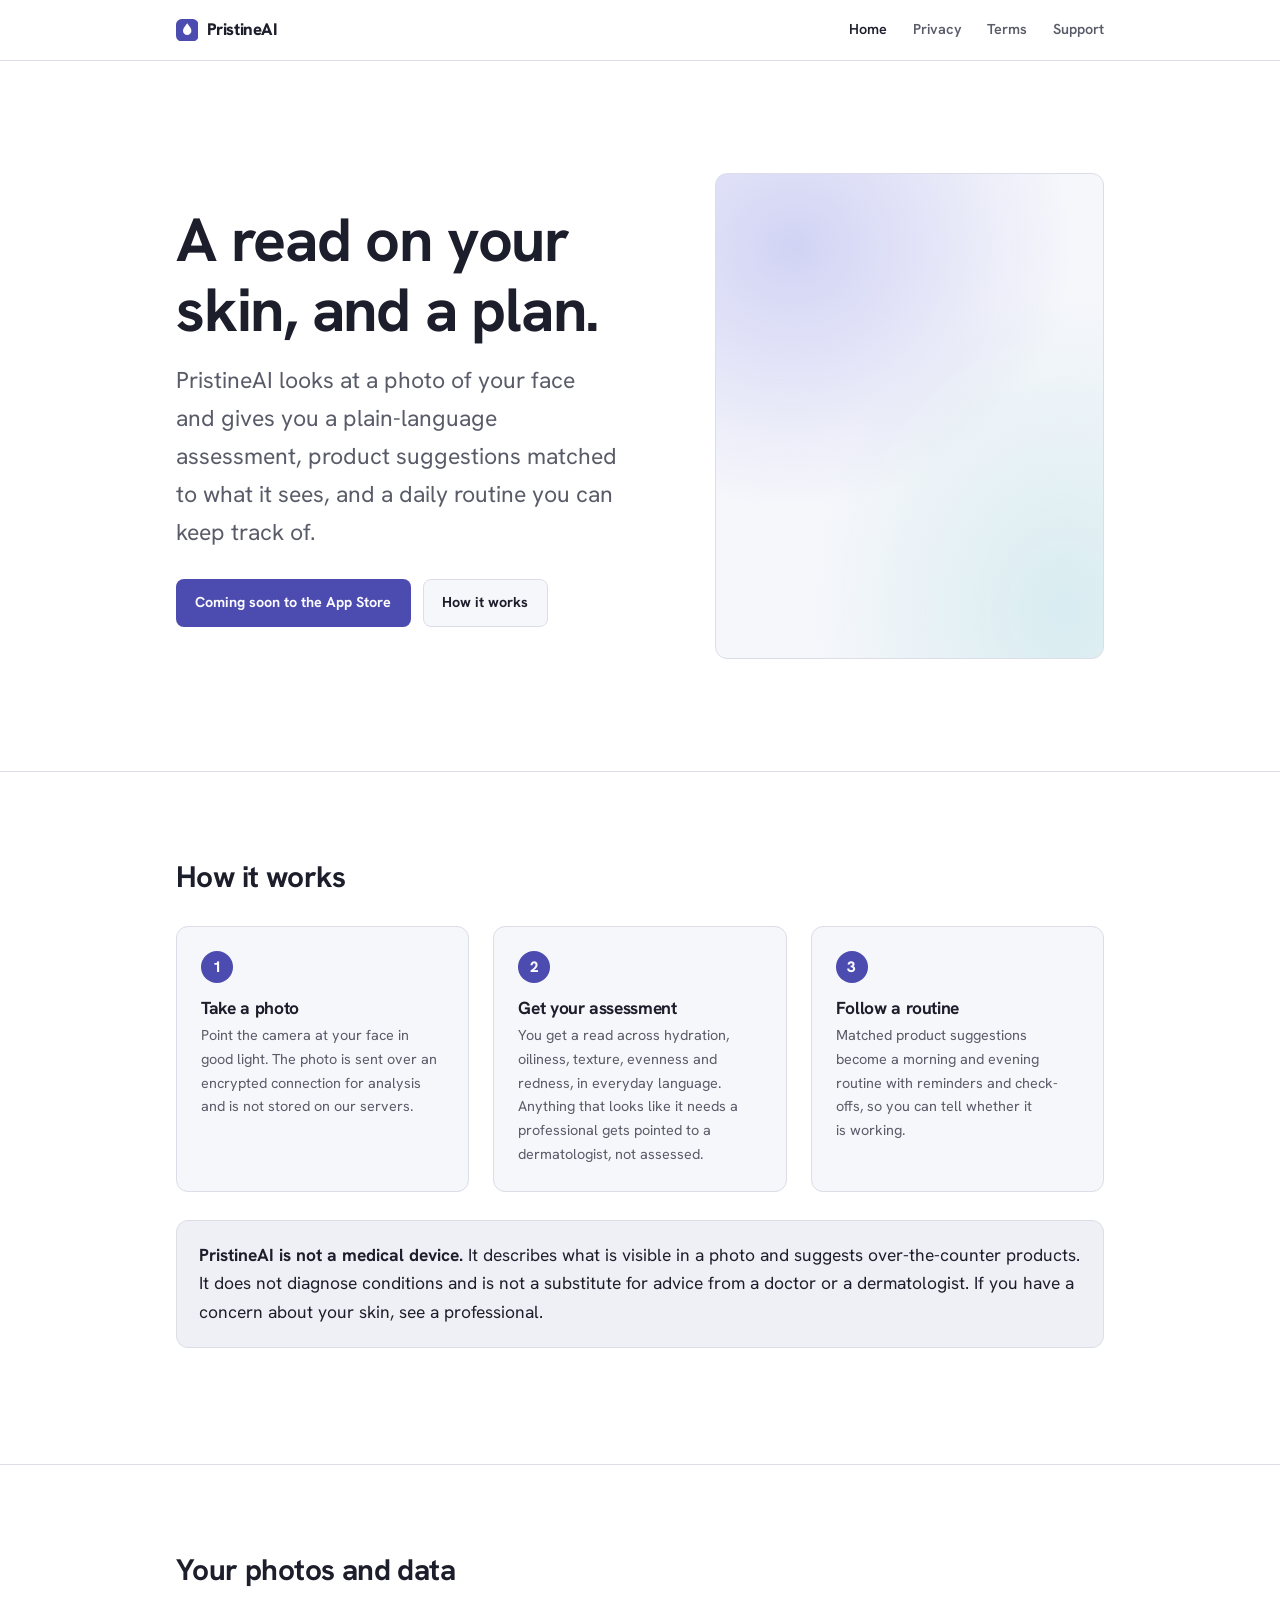
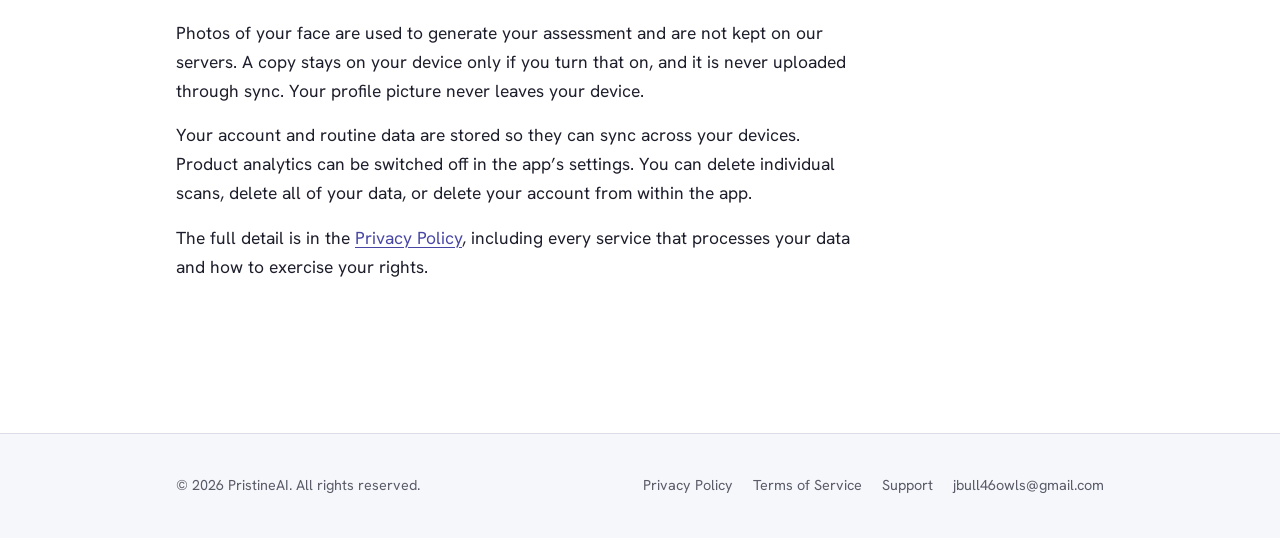
<file: index.html>
<!DOCTYPE html>
<html lang="en">
<head>
<meta charset="UTF-8" />
<meta name="viewport" content="width=device-width, initial-scale=1" />
<title>PristineAI — a read on your skin, and a plan</title>
<meta name="description" content="PristineAI looks at a photo of your face and gives you a plain-language skin assessment, matched product suggestions, and a routine you can actually keep." />
<link rel="canonical" href="https://jbull46owls-sketch.github.io/PristineAI/" />
<link rel="icon" href="favicon.svg" type="image/svg+xml" />
<meta property="og:title" content="PristineAI" />
<meta property="og:description" content="A read on your skin, and a plan to improve it over time." />
<meta property="og:type" content="website" />
<meta property="og:url" content="https://jbull46owls-sketch.github.io/PristineAI/" />
<link rel="preconnect" href="https://fonts.googleapis.com" />
<link rel="preconnect" href="https://fonts.gstatic.com" crossorigin />
<link href="https://fonts.googleapis.com/css2?family=Hanken+Grotesk:wght@400;500;600;700;800&display=swap" rel="stylesheet" />
<link rel="stylesheet" href="styles.css" />
</head>
<body>
<a class="skip-link" href="#main">Skip to content</a>

<header class="site-header">
  <div class="container container--wide site-header__inner">
    <a class="brand" href="/">
      <svg viewBox="0 0 32 32" aria-hidden="true"><rect width="32" height="32" rx="8" fill="var(--primary)"/><path d="M16 6c4 5 6 8 6 11a6 6 0 0 1-12 0c0-3 2-6 6-11Z" fill="var(--on-primary)"/></svg>
      PristineAI
    </a>
    <nav class="nav" aria-label="Primary">
      <a href="index.html" aria-current="page">Home</a>
      <a href="privacy.html">Privacy</a>
      <a href="terms.html">Terms</a>
      <a href="support.html">Support</a>
    </nav>
  </div>
</header>

<main id="main">
  <section class="hero">
    <div class="container container--wide">
      <div class="hero__grid">
        <div>
          <h1 class="reveal">A read on your skin, and a plan.</h1>
          <p class="hero__lede reveal">
            PristineAI looks at a photo of your face and gives you a plain-language
            assessment, product suggestions matched to what it sees, and a daily
            routine you can keep track of.
          </p>
          <div class="hero__actions reveal">
            <a class="btn btn--primary" href="support.html">Coming soon to the App Store</a>
            <a class="btn" href="#how">How it works</a>
          </div>
        </div>
        <div class="hero__art reveal" role="img" aria-label="Abstract soft gradient artwork"></div>
      </div>
    </div>
  </section>

  <section class="section" id="how">
    <div class="container container--wide">
      <h2>How it works</h2>
      <div class="steps">
        <div class="step">
          <span class="step__num" aria-hidden="true"></span>
          <h3>Take a photo</h3>
          <p>
            Point the camera at your face in good light. The photo is sent over an
            encrypted connection for analysis and is not stored on our servers.
          </p>
        </div>
        <div class="step">
          <span class="step__num" aria-hidden="true"></span>
          <h3>Get your assessment</h3>
          <p>
            You get a read across hydration, oiliness, texture, evenness and
            redness, in everyday language. Anything that looks like it needs a
            professional gets pointed to a dermatologist, not assessed.
          </p>
        </div>
        <div class="step">
          <span class="step__num" aria-hidden="true"></span>
          <h3>Follow a routine</h3>
          <p>
            Matched product suggestions become a morning and evening routine with
            reminders and check-offs, so you can tell whether it is working.
          </p>
        </div>
      </div>

      <div class="callout">
        <p>
          <strong>PristineAI is not a medical device.</strong> It describes what is
          visible in a photo and suggests over-the-counter products. It does not
          diagnose conditions and is not a substitute for advice from a doctor or a
          dermatologist. If you have a concern about your skin, see a professional.
        </p>
      </div>
    </div>
  </section>

  <section class="section" id="privacy">
    <div class="container container--wide">
      <h2>Your photos and data</h2>
      <div class="prose">
        <p>
          Photos of your face are used to generate your assessment and are not kept
          on our servers. A copy stays on your device only if you turn that on, and
          it is never uploaded through sync. Your profile picture never leaves your
          device.
        </p>
        <p>
          Your account and routine data are stored so they can sync across your
          devices. Product analytics can be switched off in the app&rsquo;s settings.
          You can delete individual scans, delete all of your data, or delete your
          account from within the app.
        </p>
        <p>
          The full detail is in the
          <a href="privacy.html">Privacy Policy</a>, including every service that
          processes your data and how to exercise your rights.
        </p>
      </div>
    </div>
  </section>
</main>

<footer class="site-footer">
  <div class="container container--wide site-footer__inner">
    <span>&copy; <span id="year">2026</span> PristineAI. All rights reserved.</span>
    <nav aria-label="Footer">
      <a href="privacy.html">Privacy Policy</a>
      <a href="terms.html">Terms of Service</a>
      <a href="support.html">Support</a>
      <a href="mailto:jbull46owls@gmail.com">jbull46owls@gmail.com</a>
    </nav>
  </div>
</footer>

<script>
  document.getElementById("year").textContent = new Date().getFullYear();
</script>
</body>
</html>
</file>
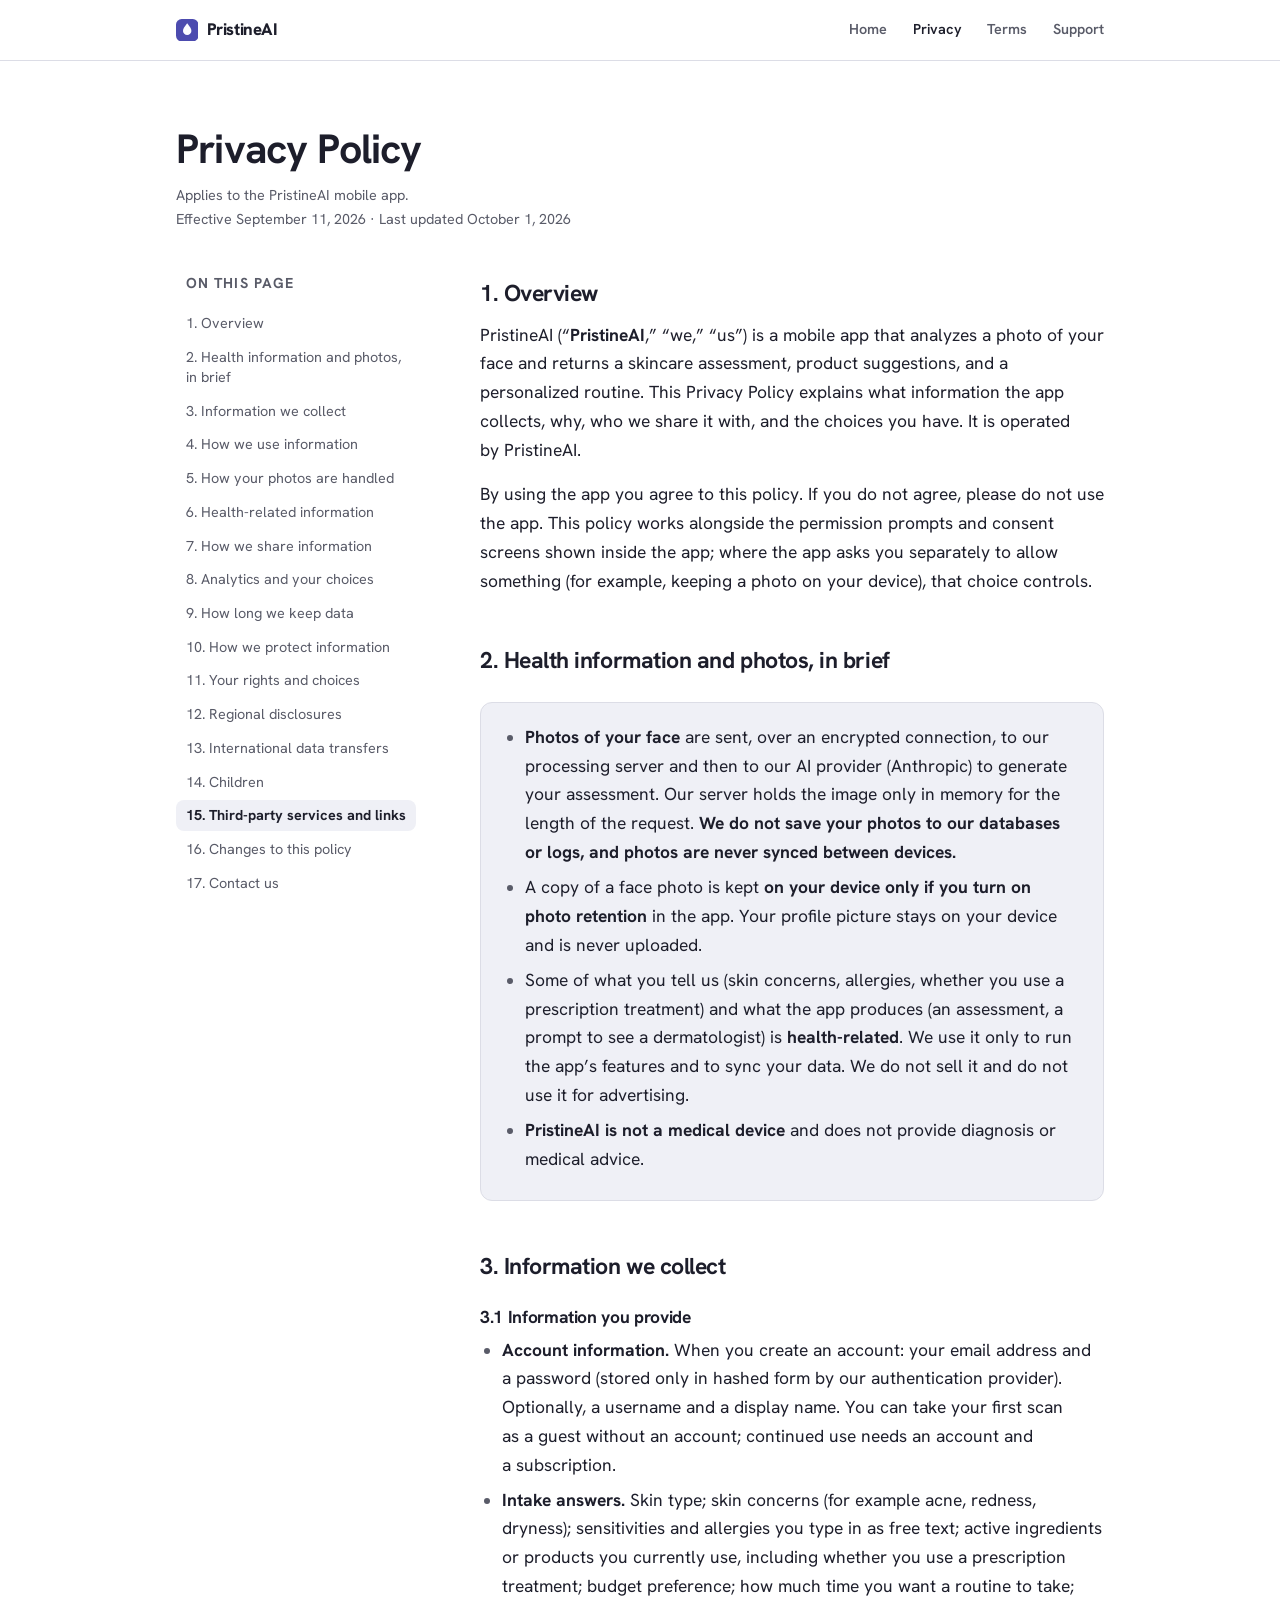
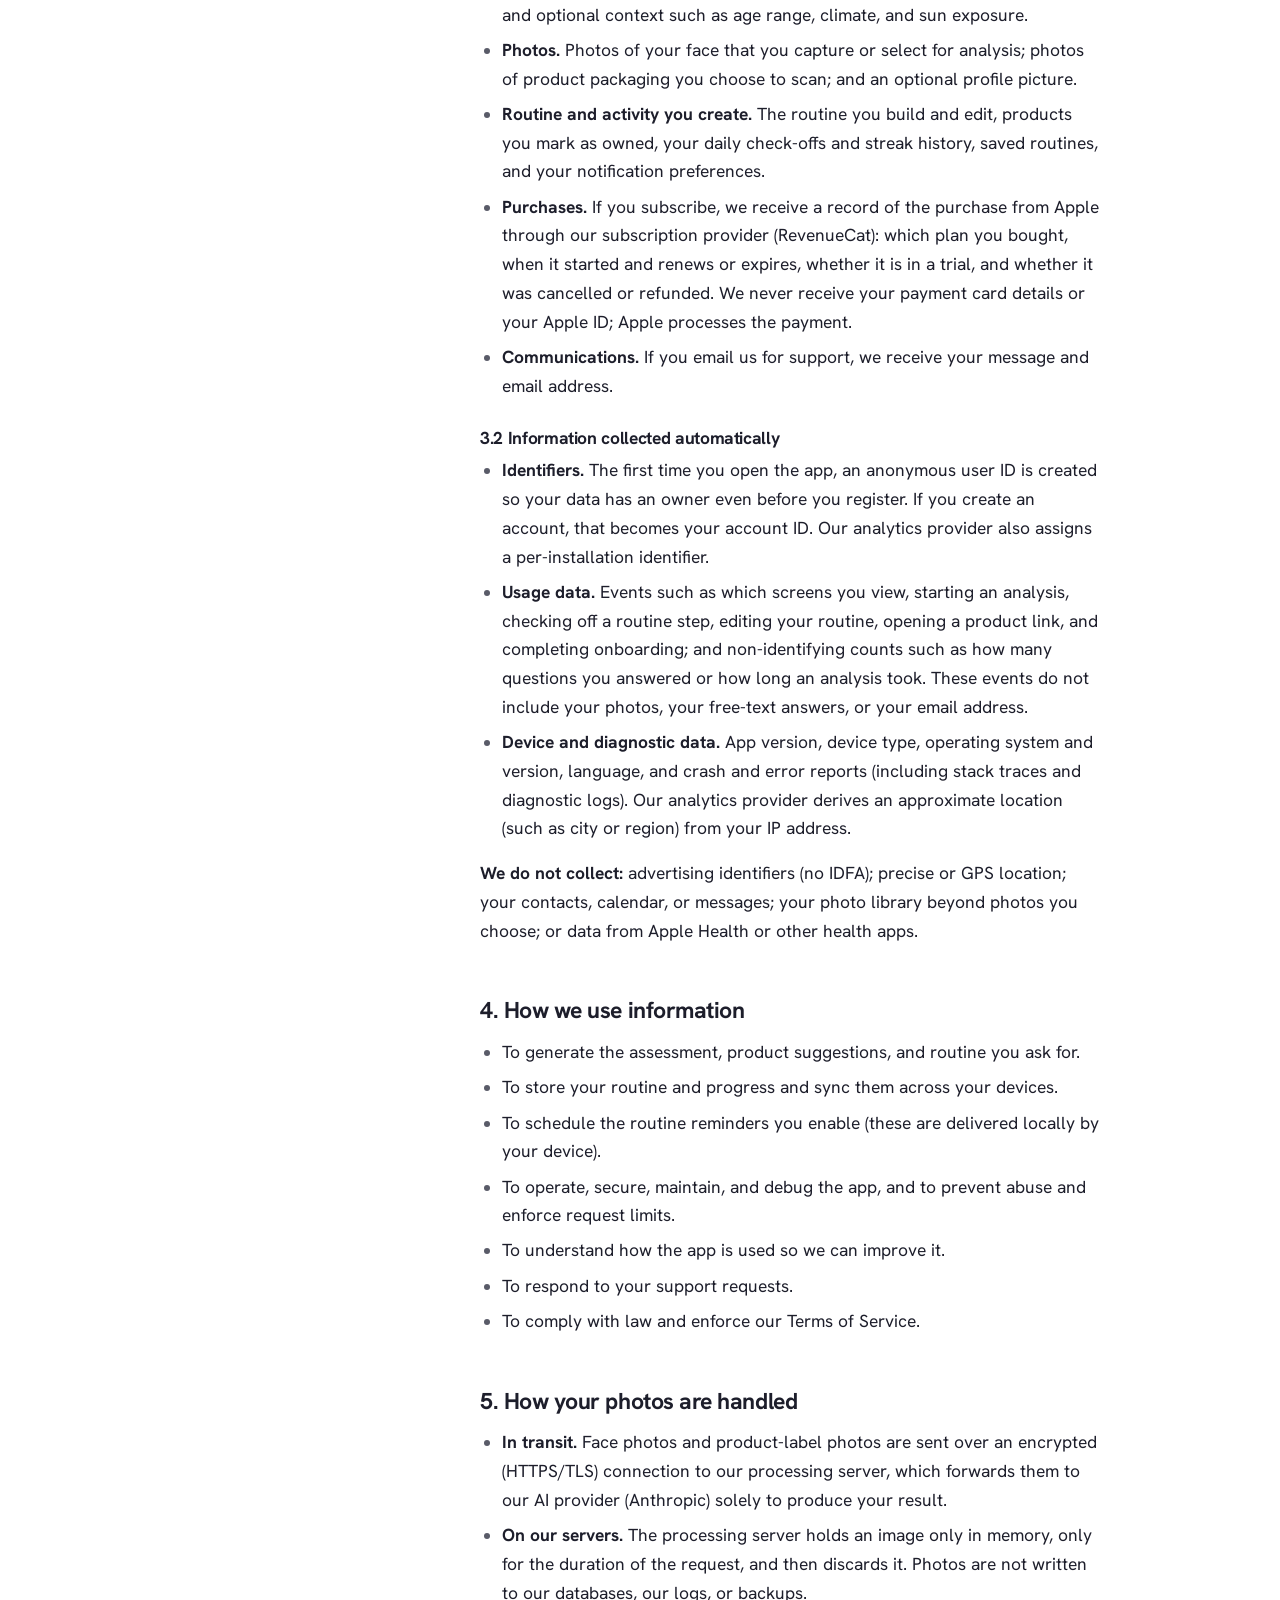
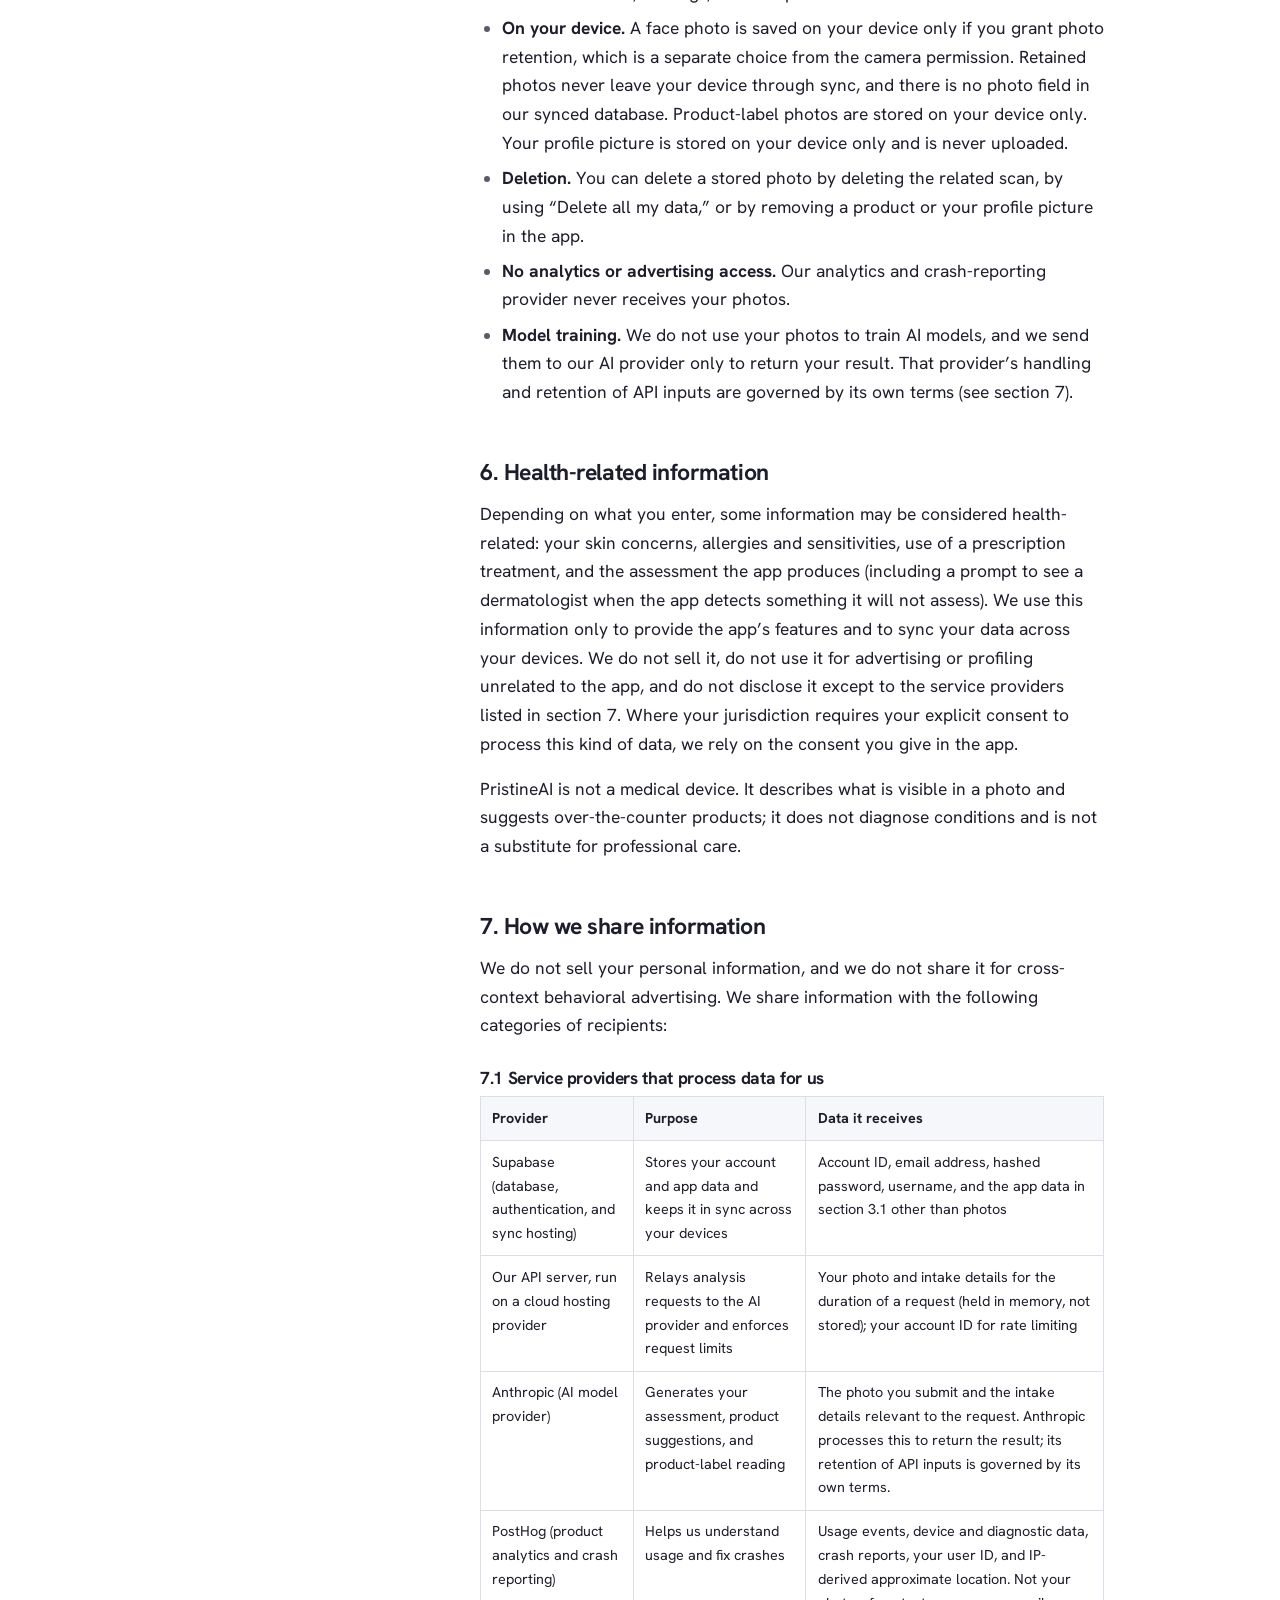
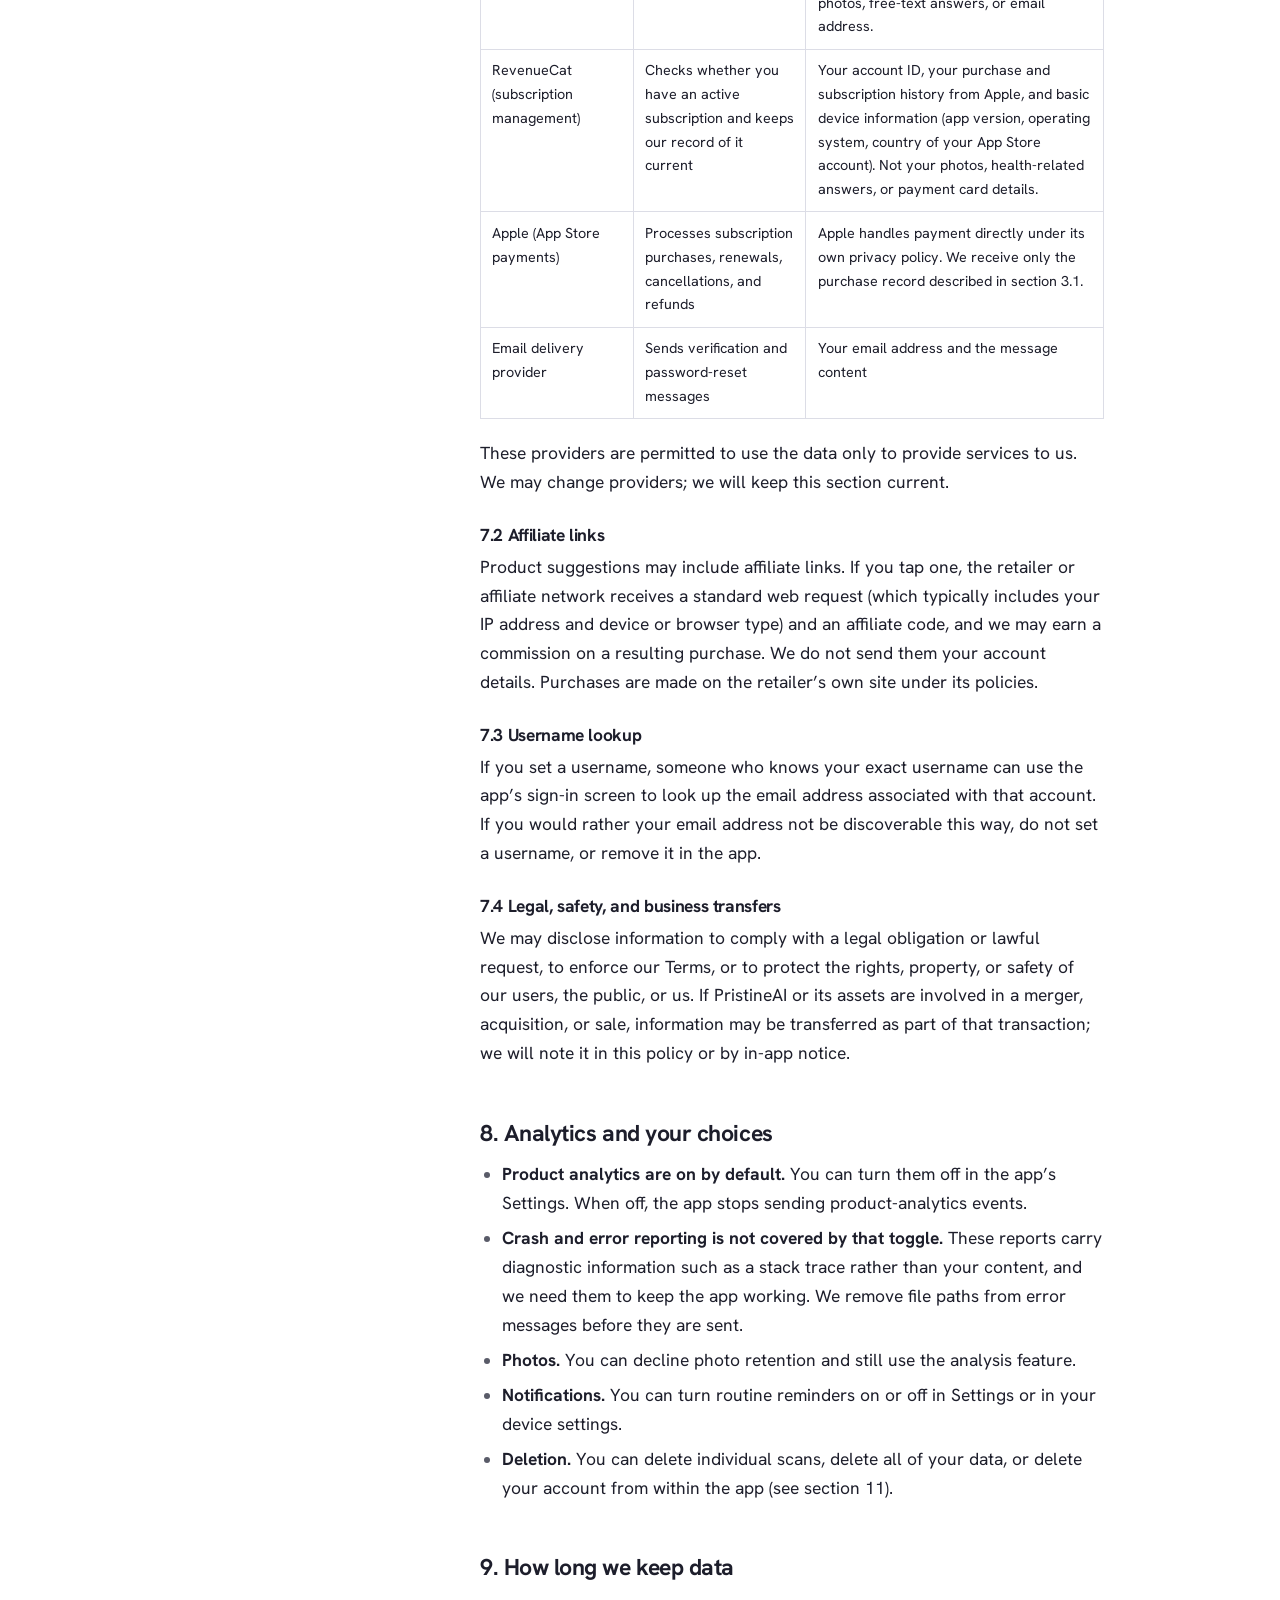
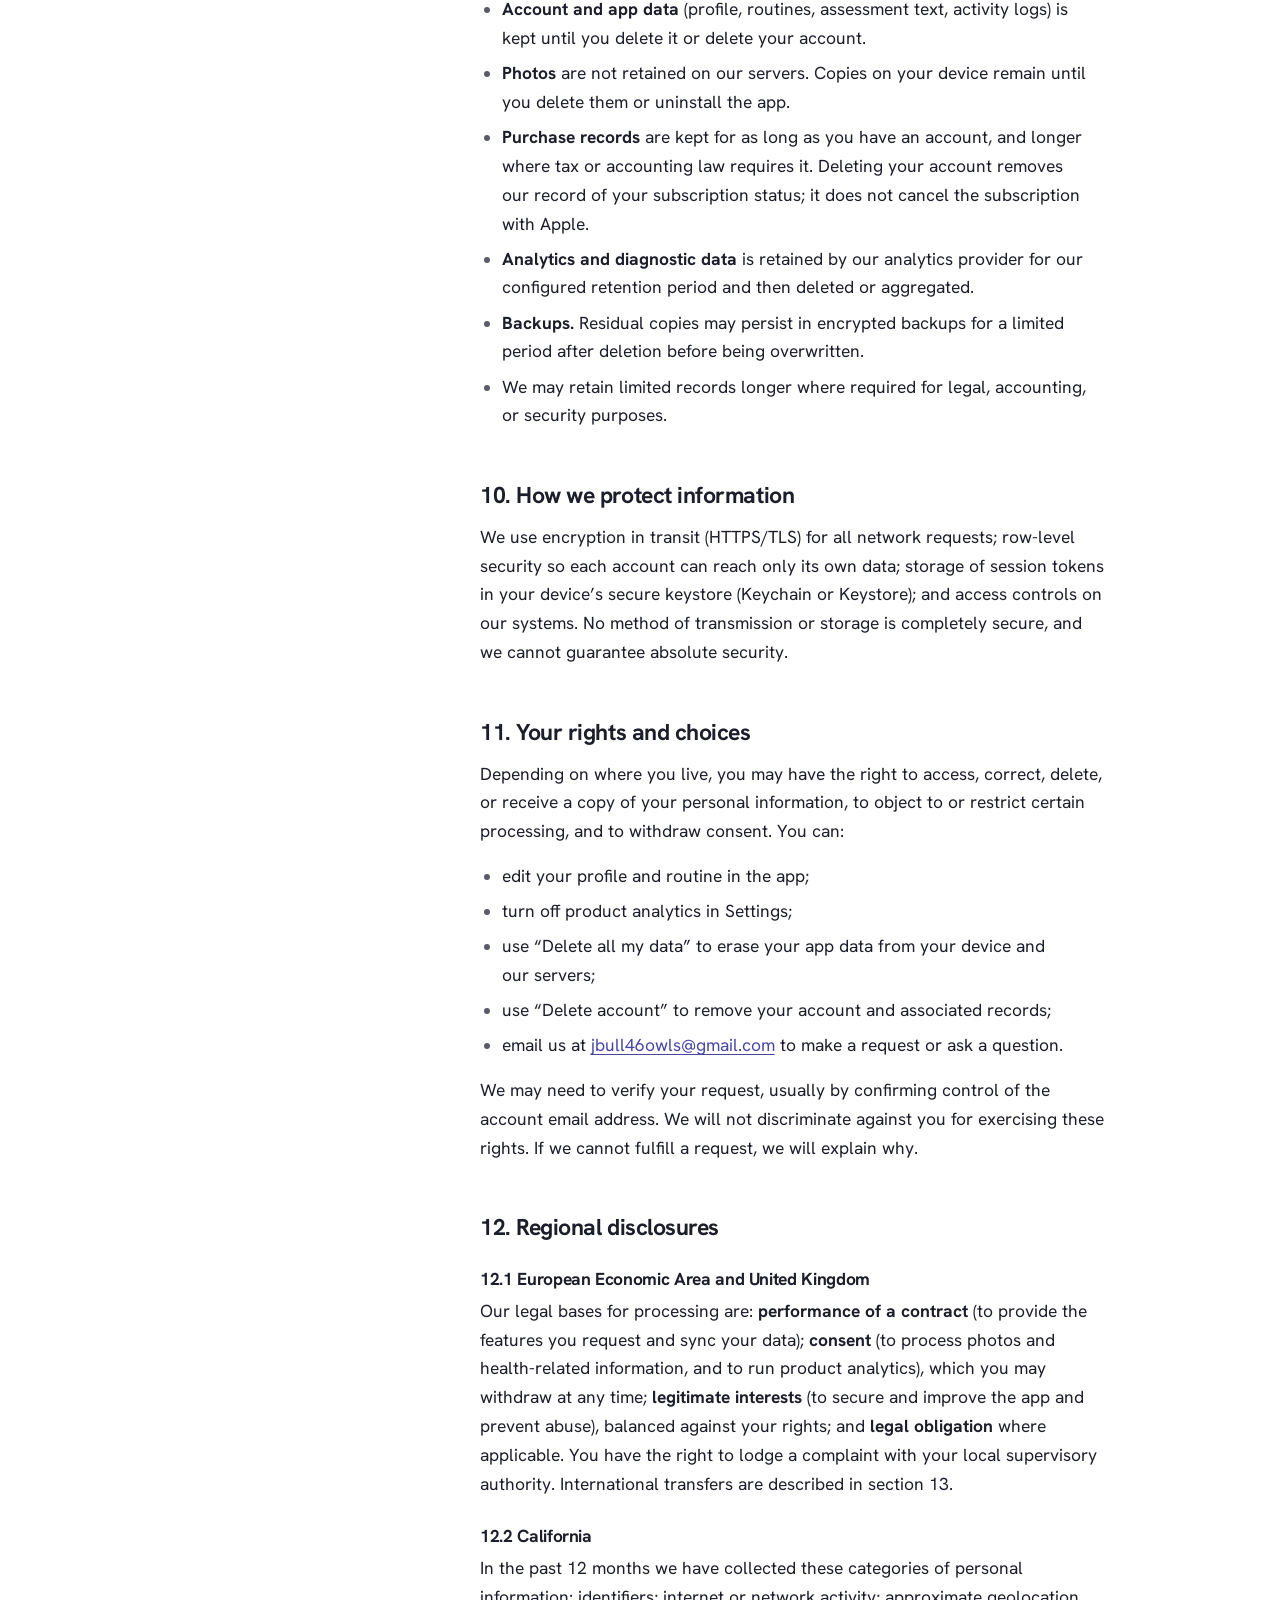
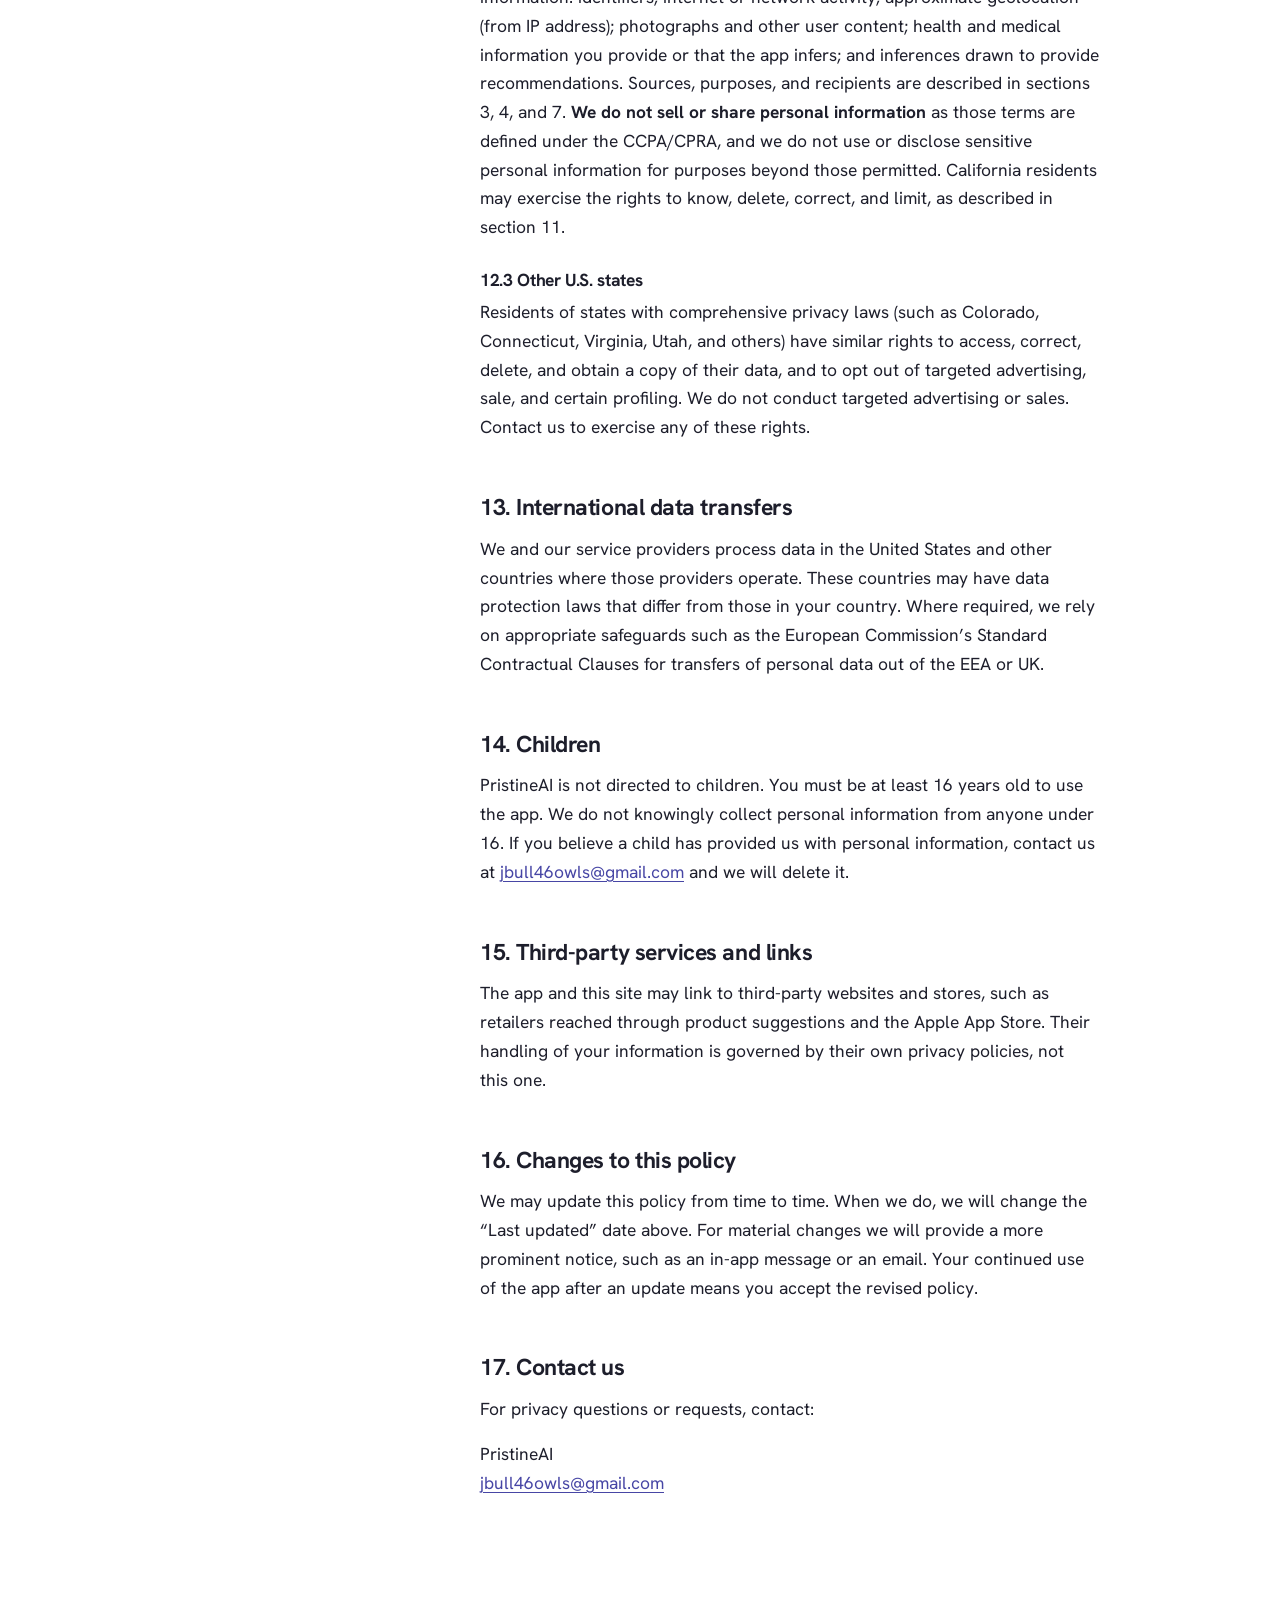
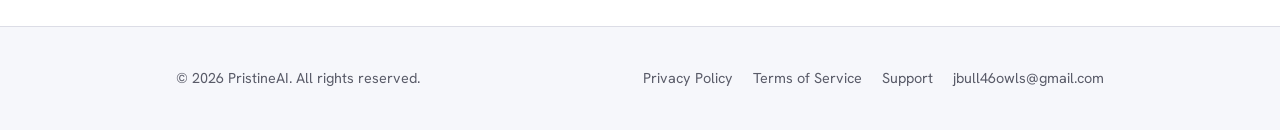
<file: privacy.html>
<!DOCTYPE html>
<html lang="en">
<head>
<meta charset="UTF-8" />
<meta name="viewport" content="width=device-width, initial-scale=1" />
<title>Privacy Policy — PristineAI</title>
<meta name="description" content="How PristineAI collects, uses, shares, and protects your information, including photos of your face and health-related data." />
<link rel="canonical" href="https://jbull46owls-sketch.github.io/PristineAI/privacy.html" />
<link rel="icon" href="favicon.svg" type="image/svg+xml" />
<link rel="preconnect" href="https://fonts.googleapis.com" />
<link rel="preconnect" href="https://fonts.gstatic.com" crossorigin />
<link href="https://fonts.googleapis.com/css2?family=Hanken+Grotesk:wght@400;500;600;700;800&display=swap" rel="stylesheet" />
<link rel="stylesheet" href="styles.css" />
</head>
<body>
<a class="skip-link" href="#main">Skip to content</a>

<header class="site-header">
  <div class="container container--wide site-header__inner">
    <a class="brand" href="/">
      <svg viewBox="0 0 32 32" aria-hidden="true"><rect width="32" height="32" rx="8" fill="var(--primary)"/><path d="M16 6c4 5 6 8 6 11a6 6 0 0 1-12 0c0-3 2-6 6-11Z" fill="var(--on-primary)"/></svg>
      PristineAI
    </a>
    <nav class="nav" aria-label="Primary">
      <a href="index.html">Home</a>
      <a href="privacy.html" aria-current="page">Privacy</a>
      <a href="terms.html">Terms</a>
      <a href="support.html">Support</a>
    </nav>
  </div>
</header>

<main id="main" class="legal">
  <div class="container container--wide">
    <div class="legal__head">
      <h1>Privacy Policy</h1>
      <p class="legal__meta">
        Applies to the PristineAI mobile app.<br />
        Effective September 11, 2026 &middot; Last updated October 1, 2026
      </p>
    </div>

    <div class="legal__layout">
      <nav class="toc-nav" aria-label="On this page">
       <details class="toc">
        <summary>On this page</summary>
        <ol>
          <li><a href="#overview">1. Overview</a></li>
          <li><a href="#health-photos">2. Health information and photos, in brief</a></li>
          <li><a href="#what-we-collect">3. Information we collect</a></li>
          <li><a href="#how-we-use">4. How we use information</a></li>
          <li><a href="#photos">5. How your photos are handled</a></li>
          <li><a href="#health">6. Health-related information</a></li>
          <li><a href="#sharing">7. How we share information</a></li>
          <li><a href="#analytics-choices">8. Analytics and your choices</a></li>
          <li><a href="#retention">9. How long we keep data</a></li>
          <li><a href="#security">10. How we protect information</a></li>
          <li><a href="#rights">11. Your rights and choices</a></li>
          <li><a href="#regions">12. Regional disclosures</a></li>
          <li><a href="#transfers">13. International data transfers</a></li>
          <li><a href="#children">14. Children</a></li>
          <li><a href="#third-parties">15. Third-party services and links</a></li>
          <li><a href="#changes">16. Changes to this policy</a></li>
          <li><a href="#contact">17. Contact us</a></li>
        </ol>
       </details>
      </nav>

      <article class="prose">
        <h2 id="overview">1. Overview</h2>
        <p>
          PristineAI (&ldquo;<strong>PristineAI</strong>,&rdquo; &ldquo;we,&rdquo;
          &ldquo;us&rdquo;) is a mobile app that analyzes a photo of your face and
          returns a skincare assessment, product suggestions, and a personalized
          routine. This Privacy Policy explains what information the app collects,
          why, who we share it with, and the choices you have. It is operated by
          PristineAI.
        </p>
        <p>
          By using the app you agree to this policy. If you do not agree, please do
          not use the app. This policy works alongside the permission prompts and
          consent screens shown inside the app; where the app asks you separately to
          allow something (for example, keeping a photo on your device), that choice
          controls.
        </p>

        <h2 id="health-photos">2. Health information and photos, in brief</h2>
        <div class="callout">
          <ul>
            <li>
              <strong>Photos of your face</strong> are sent, over an encrypted
              connection, to our processing server and then to our AI provider
              (Anthropic) to generate your assessment. Our server holds the image
              only in memory for the length of the request. <strong>We do not save
              your photos to our databases or logs, and photos are never synced
              between devices.</strong>
            </li>
            <li>
              A copy of a face photo is kept <strong>on your device only if you turn
              on photo retention</strong> in the app. Your profile picture stays on
              your device and is never uploaded.
            </li>
            <li>
              Some of what you tell us (skin concerns, allergies, whether you use a
              prescription treatment) and what the app produces (an assessment, a
              prompt to see a dermatologist) is <strong>health-related</strong>. We
              use it only to run the app&rsquo;s features and to sync your data. We
              do not sell it and do not use it for advertising.
            </li>
            <li>
              <strong>PristineAI is not a medical device</strong> and does not
              provide diagnosis or medical advice.
            </li>
          </ul>
        </div>

        <h2 id="what-we-collect">3. Information we collect</h2>

        <h3>3.1 Information you provide</h3>
        <ul>
          <li>
            <strong>Account information.</strong> When you create an account: your
            email address and a password (stored only in hashed form by our
            authentication provider). Optionally, a username and a display name. You
            can take your first scan as a guest without an account; continued use
            needs an account and a subscription.
          </li>
          <li>
            <strong>Intake answers.</strong> Skin type; skin concerns (for example
            acne, redness, dryness); sensitivities and allergies you type in as free
            text; active ingredients or products you currently use, including whether
            you use a prescription treatment; budget preference; how much time you
            want a routine to take; and optional context such as age range, climate,
            and sun exposure.
          </li>
          <li>
            <strong>Photos.</strong> Photos of your face that you capture or select
            for analysis; photos of product packaging you choose to scan; and an
            optional profile picture.
          </li>
          <li>
            <strong>Routine and activity you create.</strong> The routine you build
            and edit, products you mark as owned, your daily check-offs and streak
            history, saved routines, and your notification preferences.
          </li>
          <li>
            <strong>Purchases.</strong> If you subscribe, we receive a record of the
            purchase from Apple through our subscription provider (RevenueCat): which
            plan you bought, when it started and renews or expires, whether it is in
            a trial, and whether it was cancelled or refunded. We never receive your
            payment card details or your Apple ID; Apple processes the payment.
          </li>
          <li>
            <strong>Communications.</strong> If you email us for support, we receive
            your message and email address.
          </li>
        </ul>

        <h3>3.2 Information collected automatically</h3>
        <ul>
          <li>
            <strong>Identifiers.</strong> The first time you open the app, an
            anonymous user ID is created so your data has an owner even before you
            register. If you create an account, that becomes your account ID. Our
            analytics provider also assigns a per-installation identifier.
          </li>
          <li>
            <strong>Usage data.</strong> Events such as which screens you view,
            starting an analysis, checking off a routine step, editing your routine,
            opening a product link, and completing onboarding; and non-identifying
            counts such as how many questions you answered or how long an analysis
            took. These events do not include your photos, your free-text answers, or
            your email address.
          </li>
          <li>
            <strong>Device and diagnostic data.</strong> App version, device type,
            operating system and version, language, and crash and error reports
            (including stack traces and diagnostic logs). Our analytics provider
            derives an approximate location (such as city or region) from your IP
            address.
          </li>
        </ul>
        <p>
          <strong>We do not collect:</strong> advertising identifiers (no IDFA);
          precise or GPS location; your contacts, calendar, or messages; your photo
          library beyond photos you choose; or data from Apple Health or other
          health apps.
        </p>

        <h2 id="how-we-use">4. How we use information</h2>
        <ul>
          <li>To generate the assessment, product suggestions, and routine you ask for.</li>
          <li>To store your routine and progress and sync them across your devices.</li>
          <li>To schedule the routine reminders you enable (these are delivered locally by your device).</li>
          <li>To operate, secure, maintain, and debug the app, and to prevent abuse and enforce request limits.</li>
          <li>To understand how the app is used so we can improve it.</li>
          <li>To respond to your support requests.</li>
          <li>To comply with law and enforce our Terms of Service.</li>
        </ul>

        <h2 id="photos">5. How your photos are handled</h2>
        <ul>
          <li>
            <strong>In transit.</strong> Face photos and product-label photos are
            sent over an encrypted (HTTPS/TLS) connection to our processing server,
            which forwards them to our AI provider (Anthropic) solely to produce your
            result.
          </li>
          <li>
            <strong>On our servers.</strong> The processing server holds an image
            only in memory, only for the duration of the request, and then discards
            it. Photos are not written to our databases, our logs, or backups.
          </li>
          <li>
            <strong>On your device.</strong> A face photo is saved on your device
            only if you grant photo retention, which is a separate choice from the
            camera permission. Retained photos never leave your device through sync,
            and there is no photo field in our synced database. Product-label photos
            are stored on your device only. Your profile picture is stored on your
            device only and is never uploaded.
          </li>
          <li>
            <strong>Deletion.</strong> You can delete a stored photo by deleting the
            related scan, by using &ldquo;Delete all my data,&rdquo; or by removing a
            product or your profile picture in the app.
          </li>
          <li>
            <strong>No analytics or advertising access.</strong> Our analytics and
            crash-reporting provider never receives your photos.
          </li>
          <li>
            <strong>Model training.</strong> We do not use your photos to train AI
            models, and we send them to our AI provider only to return your result.
            That provider&rsquo;s handling and retention of API inputs are governed
            by its own terms (see section 7).
          </li>
        </ul>

        <h2 id="health">6. Health-related information</h2>
        <p>
          Depending on what you enter, some information may be considered
          health-related: your skin concerns, allergies and sensitivities, use of a
          prescription treatment, and the assessment the app produces (including a
          prompt to see a dermatologist when the app detects something it will not
          assess). We use this information only to provide the app&rsquo;s features
          and to sync your data across your devices. We do not sell it, do not use it
          for advertising or profiling unrelated to the app, and do not disclose it
          except to the service providers listed in section 7. Where your
          jurisdiction requires your explicit consent to process this kind of data,
          we rely on the consent you give in the app.
        </p>
        <p>
          PristineAI is not a medical device. It describes what is visible in a photo
          and suggests over-the-counter products; it does not diagnose conditions and
          is not a substitute for professional care.
        </p>

        <h2 id="sharing">7. How we share information</h2>
        <p>
          We do not sell your personal information, and we do not share it for
          cross-context behavioral advertising. We share information with the
          following categories of recipients:
        </p>

        <h3>7.1 Service providers that process data for us</h3>
        <table>
          <thead>
            <tr><th>Provider</th><th>Purpose</th><th>Data it receives</th></tr>
          </thead>
          <tbody>
            <tr>
              <td>Supabase (database, authentication, and sync hosting)</td>
              <td>Stores your account and app data and keeps it in sync across your devices</td>
              <td>Account ID, email address, hashed password, username, and the app data in section 3.1 other than photos</td>
            </tr>
            <tr>
              <td>Our API server, run on a cloud hosting provider</td>
              <td>Relays analysis requests to the AI provider and enforces request limits</td>
              <td>Your photo and intake details for the duration of a request (held in memory, not stored); your account ID for rate limiting</td>
            </tr>
            <tr>
              <td>Anthropic (AI model provider)</td>
              <td>Generates your assessment, product suggestions, and product-label reading</td>
              <td>The photo you submit and the intake details relevant to the request. Anthropic processes this to return the result; its retention of API inputs is governed by its own terms.</td>
            </tr>
            <tr>
              <td>PostHog (product analytics and crash reporting)</td>
              <td>Helps us understand usage and fix crashes</td>
              <td>Usage events, device and diagnostic data, crash reports, your user ID, and IP-derived approximate location. Not your photos, free-text answers, or email address.</td>
            </tr>
            <tr>
              <td>RevenueCat (subscription management)</td>
              <td>Checks whether you have an active subscription and keeps our record of it current</td>
              <td>Your account ID, your purchase and subscription history from Apple, and basic device information (app version, operating system, country of your App Store account). Not your photos, health-related answers, or payment card details.</td>
            </tr>
            <tr>
              <td>Apple (App Store payments)</td>
              <td>Processes subscription purchases, renewals, cancellations, and refunds</td>
              <td>Apple handles payment directly under its own privacy policy. We receive only the purchase record described in section 3.1.</td>
            </tr>
            <tr>
              <td>Email delivery provider</td>
              <td>Sends verification and password-reset messages</td>
              <td>Your email address and the message content</td>
            </tr>
          </tbody>
        </table>
        <p>
          These providers are permitted to use the data only to provide services to
          us. We may change providers; we will keep this section current.
        </p>

        <h3>7.2 Affiliate links</h3>
        <p>
          Product suggestions may include affiliate links. If you tap one, the
          retailer or affiliate network receives a standard web request (which
          typically includes your IP address and device or browser type) and an
          affiliate code, and we may earn a commission on a resulting purchase. We do
          not send them your account details. Purchases are made on the
          retailer&rsquo;s own site under its policies.
        </p>

        <h3>7.3 Username lookup</h3>
        <p>
          If you set a username, someone who knows your exact username can use the
          app&rsquo;s sign-in screen to look up the email address associated with
          that account. If you would rather your email address not be discoverable
          this way, do not set a username, or remove it in the app.
        </p>

        <h3>7.4 Legal, safety, and business transfers</h3>
        <p>
          We may disclose information to comply with a legal obligation or lawful
          request, to enforce our Terms, or to protect the rights, property, or
          safety of our users, the public, or us. If PristineAI or its assets are
          involved in a merger, acquisition, or sale, information may be transferred
          as part of that transaction; we will note it in this policy or by in-app
          notice.
        </p>

        <h2 id="analytics-choices">8. Analytics and your choices</h2>
        <ul>
          <li>
            <strong>Product analytics are on by default.</strong> You can turn them
            off in the app&rsquo;s Settings. When off, the app stops sending
            product-analytics events.
          </li>
          <li>
            <strong>Crash and error reporting is not covered by that toggle.</strong>
            These reports carry diagnostic information such as a stack trace rather
            than your content, and we need them to keep the app working. We remove
            file paths from error messages before they are sent.
          </li>
          <li>
            <strong>Photos.</strong> You can decline photo retention and still use
            the analysis feature.
          </li>
          <li>
            <strong>Notifications.</strong> You can turn routine reminders on or off
            in Settings or in your device settings.
          </li>
          <li>
            <strong>Deletion.</strong> You can delete individual scans, delete all of
            your data, or delete your account from within the app (see section 11).
          </li>
        </ul>

        <h2 id="retention">9. How long we keep data</h2>
        <ul>
          <li>
            <strong>Account and app data</strong> (profile, routines, assessment
            text, activity logs) is kept until you delete it or delete your account.
          </li>
          <li>
            <strong>Photos</strong> are not retained on our servers. Copies on your
            device remain until you delete them or uninstall the app.
          </li>
          <li>
            <strong>Purchase records</strong> are kept for as long as you have an
            account, and longer where tax or accounting law requires it. Deleting your
            account removes our record of your subscription status; it does not cancel
            the subscription with Apple.
          </li>
          <li>
            <strong>Analytics and diagnostic data</strong> is retained by our
            analytics provider for our configured retention period and then deleted
            or aggregated.
          </li>
          <li>
            <strong>Backups.</strong> Residual copies may persist in encrypted
            backups for a limited period after deletion before being overwritten.
          </li>
          <li>
            We may retain limited records longer where required for legal,
            accounting, or security purposes.
          </li>
        </ul>

        <h2 id="security">10. How we protect information</h2>
        <p>
          We use encryption in transit (HTTPS/TLS) for all network requests;
          row-level security so each account can reach only its own data; storage of
          session tokens in your device&rsquo;s secure keystore (Keychain or
          Keystore); and access controls on our systems. No method of transmission or
          storage is completely secure, and we cannot guarantee absolute security.
        </p>

        <h2 id="rights">11. Your rights and choices</h2>
        <p>
          Depending on where you live, you may have the right to access, correct,
          delete, or receive a copy of your personal information, to object to or
          restrict certain processing, and to withdraw consent. You can:
        </p>
        <ul>
          <li>edit your profile and routine in the app;</li>
          <li>turn off product analytics in Settings;</li>
          <li>use &ldquo;Delete all my data&rdquo; to erase your app data from your device and our servers;</li>
          <li>use &ldquo;Delete account&rdquo; to remove your account and associated records;</li>
          <li>email us at <a href="mailto:jbull46owls@gmail.com">jbull46owls@gmail.com</a> to make a request or ask a question.</li>
        </ul>
        <p>
          We may need to verify your request, usually by confirming control of the
          account email address. We will not discriminate against you for exercising
          these rights. If we cannot fulfill a request, we will explain why.
        </p>

        <h2 id="regions">12. Regional disclosures</h2>

        <h3>12.1 European Economic Area and United Kingdom</h3>
        <p>
          Our legal bases for processing are: <strong>performance of a contract</strong>
          (to provide the features you request and sync your data);
          <strong>consent</strong> (to process photos and health-related information,
          and to run product analytics), which you may withdraw at any time;
          <strong>legitimate interests</strong> (to secure and improve the app and
          prevent abuse), balanced against your rights; and <strong>legal
          obligation</strong> where applicable. You have the right to lodge a
          complaint with your local supervisory authority. International transfers are
          described in section 13.
        </p>

        <h3>12.2 California</h3>
        <p>
          In the past 12 months we have collected these categories of personal
          information: identifiers; internet or network activity; approximate
          geolocation (from IP address); photographs and other user content; health
          and medical information you provide or that the app infers; and inferences
          drawn to provide recommendations. Sources, purposes, and recipients are
          described in sections 3, 4, and 7. <strong>We do not sell or share personal
          information</strong> as those terms are defined under the CCPA/CPRA, and we
          do not use or disclose sensitive personal information for purposes beyond
          those permitted. California residents may exercise the rights to know,
          delete, correct, and limit, as described in section 11.
        </p>

        <h3>12.3 Other U.S. states</h3>
        <p>
          Residents of states with comprehensive privacy laws (such as Colorado,
          Connecticut, Virginia, Utah, and others) have similar rights to access,
          correct, delete, and obtain a copy of their data, and to opt out of
          targeted advertising, sale, and certain profiling. We do not conduct
          targeted advertising or sales. Contact us to exercise any of these rights.
        </p>

        <h2 id="transfers">13. International data transfers</h2>
        <p>
          We and our service providers process data in the United States and other
          countries where those providers operate. These countries may have data
          protection laws that differ from those in your country. Where required, we
          rely on appropriate safeguards such as the European Commission&rsquo;s
          Standard Contractual Clauses for transfers of personal data out of the EEA
          or UK.
        </p>

        <h2 id="children">14. Children</h2>
        <p>
          PristineAI is not directed to children. You must be at least 16 years old
          to use the app. We do not knowingly collect personal information from
          anyone under 16. If you believe a child has provided us with personal
          information, contact us at
          <a href="mailto:jbull46owls@gmail.com">jbull46owls@gmail.com</a> and we will delete
          it.
        </p>

        <h2 id="third-parties">15. Third-party services and links</h2>
        <p>
          The app and this site may link to third-party websites and stores, such as
          retailers reached through product suggestions and the Apple App Store.
          Their handling of your information is governed by their own privacy
          policies, not this one.
        </p>

        <h2 id="changes">16. Changes to this policy</h2>
        <p>
          We may update this policy from time to time. When we do, we will change the
          &ldquo;Last updated&rdquo; date above. For material changes we will provide
          a more prominent notice, such as an in-app message or an email. Your
          continued use of the app after an update means you accept the revised
          policy.
        </p>

        <h2 id="contact">17. Contact us</h2>
        <p>
          For privacy questions or requests, contact:
        </p>
        <p>
          PristineAI<br />
          <a href="mailto:jbull46owls@gmail.com">jbull46owls@gmail.com</a>
        </p>
      </article>
    </div>
  </div>
</main>

<footer class="site-footer">
  <div class="container container--wide site-footer__inner">
    <span>&copy; <span id="year">2026</span> PristineAI. All rights reserved.</span>
    <nav aria-label="Footer">
      <a href="privacy.html">Privacy Policy</a>
      <a href="terms.html">Terms of Service</a>
      <a href="support.html">Support</a>
      <a href="mailto:jbull46owls@gmail.com">jbull46owls@gmail.com</a>
    </nav>
  </div>
</footer>

<script src="toc.js" defer></script>
<script>
  document.getElementById("year").textContent = new Date().getFullYear();
</script>
</body>
</html>
</file>
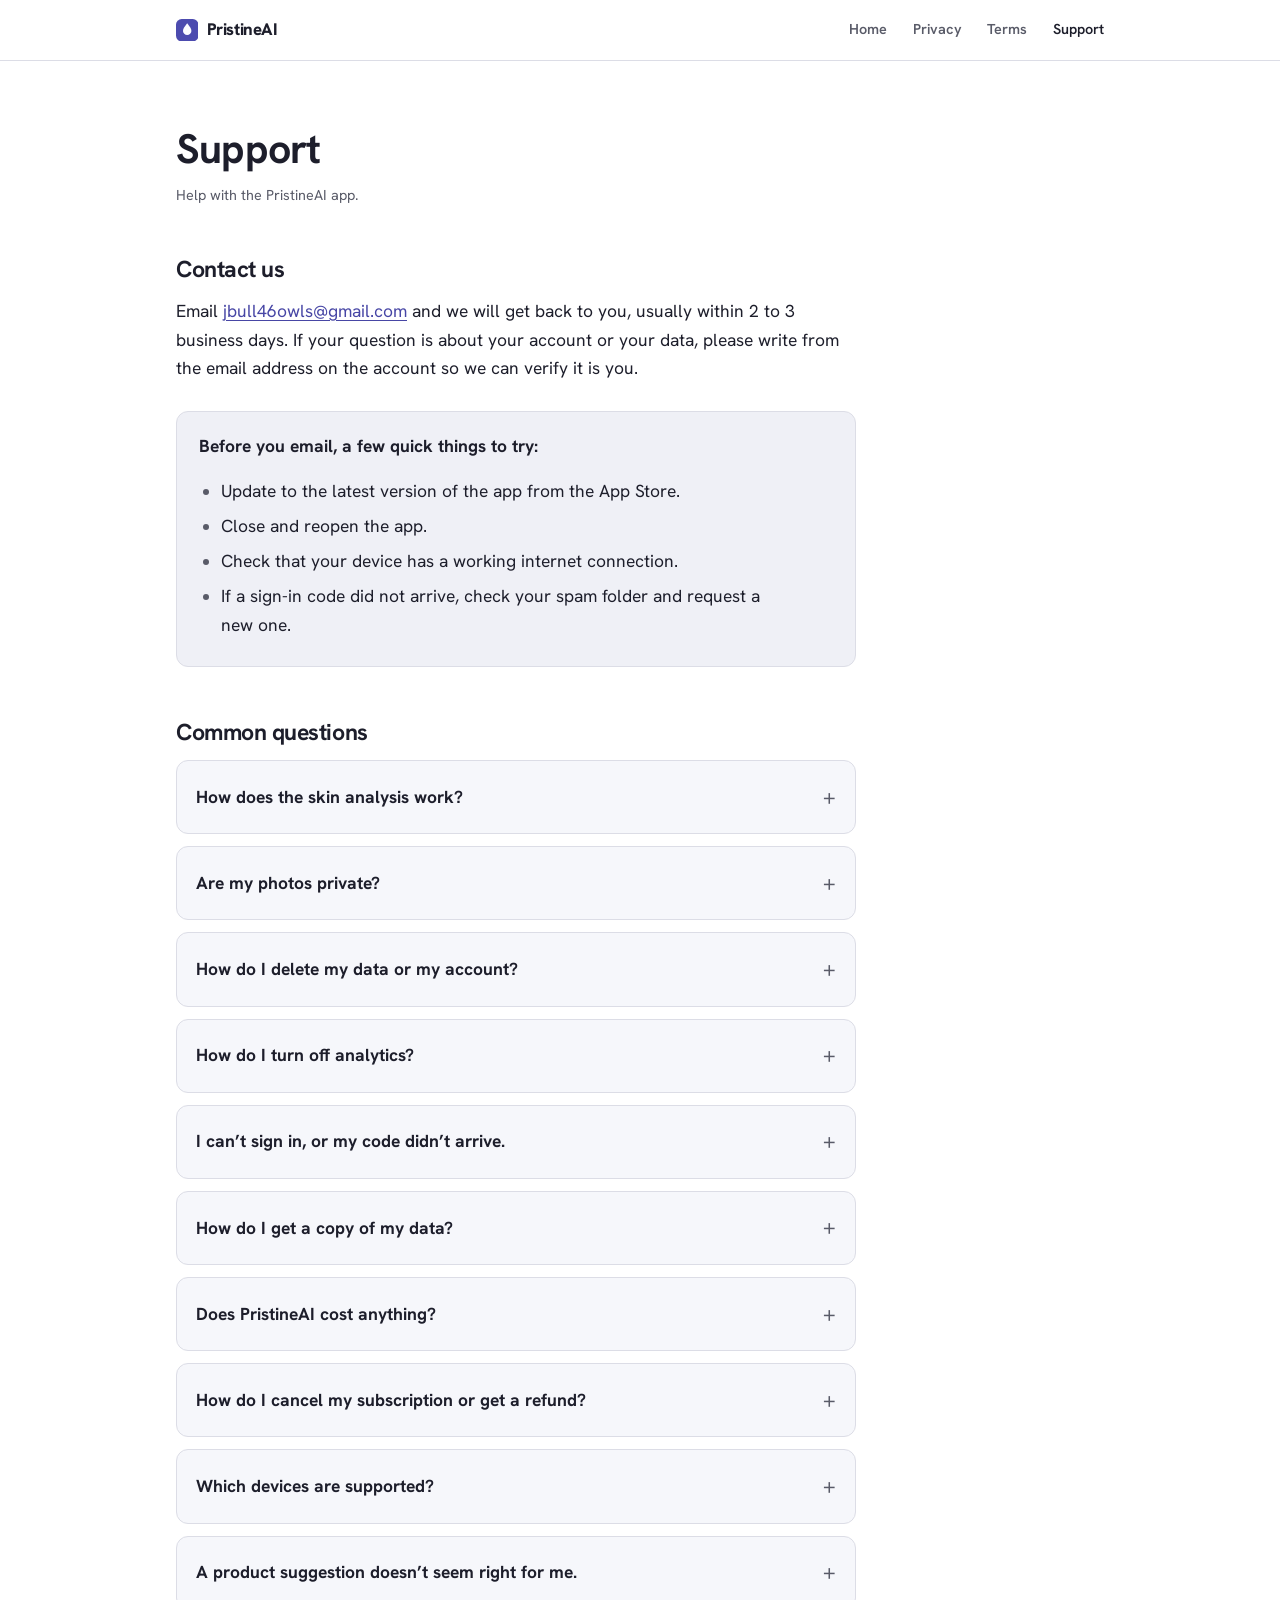
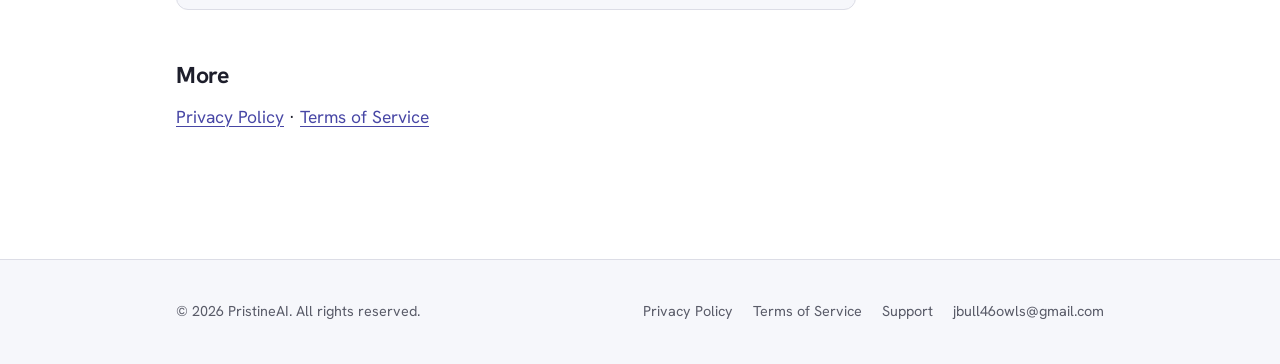
<file: support.html>
<!DOCTYPE html>
<html lang="en">
<head>
<meta charset="UTF-8" />
<meta name="viewport" content="width=device-width, initial-scale=1" />
<title>Support — PristineAI</title>
<meta name="description" content="Get help with PristineAI: contact us, and answers to common questions about analysis, privacy, deleting your data, and sign-in." />
<link rel="canonical" href="https://jbull46owls-sketch.github.io/PristineAI/support.html" />
<link rel="icon" href="favicon.svg" type="image/svg+xml" />
<link rel="preconnect" href="https://fonts.googleapis.com" />
<link rel="preconnect" href="https://fonts.gstatic.com" crossorigin />
<link href="https://fonts.googleapis.com/css2?family=Hanken+Grotesk:wght@400;500;600;700;800&display=swap" rel="stylesheet" />
<link rel="stylesheet" href="styles.css" />
</head>
<body>
<a class="skip-link" href="#main">Skip to content</a>

<header class="site-header">
  <div class="container container--wide site-header__inner">
    <a class="brand" href="/">
      <svg viewBox="0 0 32 32" aria-hidden="true"><rect width="32" height="32" rx="8" fill="var(--primary)"/><path d="M16 6c4 5 6 8 6 11a6 6 0 0 1-12 0c0-3 2-6 6-11Z" fill="var(--on-primary)"/></svg>
      PristineAI
    </a>
    <nav class="nav" aria-label="Primary">
      <a href="index.html">Home</a>
      <a href="privacy.html">Privacy</a>
      <a href="terms.html">Terms</a>
      <a href="support.html" aria-current="page">Support</a>
    </nav>
  </div>
</header>

<main id="main" class="legal">
  <div class="container container--wide">
    <div class="legal__head">
      <h1>Support</h1>
      <p class="legal__meta">Help with the PristineAI app.</p>
    </div>

    <div class="prose">
      <h2>Contact us</h2>
      <p>
        Email <a href="mailto:jbull46owls@gmail.com">jbull46owls@gmail.com</a> and we will
        get back to you, usually within 2 to 3 business days. If your question
        is about your account or your data, please write from the email address on
        the account so we can verify it is you.
      </p>

      <div class="callout">
        <p>
          <strong>Before you email, a few quick things to try:</strong>
        </p>
        <ul>
          <li>Update to the latest version of the app from the App Store.</li>
          <li>Close and reopen the app.</li>
          <li>Check that your device has a working internet connection.</li>
          <li>If a sign-in code did not arrive, check your spam folder and request a new one.</li>
        </ul>
      </div>

      <h2>Common questions</h2>

      <div class="faq">
        <details>
          <summary>How does the skin analysis work?</summary>
          <p>
            You take a photo of your face in good light. The photo is sent over an
            encrypted connection to our server and then to our AI provider, which
            returns a plain-language read across hydration, oiliness, texture,
            evenness, and redness, plus product suggestions. Anything that looks like
            it needs a professional is flagged for a dermatologist rather than
            assessed. PristineAI is not a medical device and does not diagnose
            conditions.
          </p>
        </details>

        <details>
          <summary>Are my photos private?</summary>
          <p>
            Yes. Your photo is used to generate your result and is held only in
            memory on our server for the length of the request. We do not save
            photos to our databases or logs, and photos are never synced between
            devices. A copy stays on your device only if you turn on photo
            retention, and your profile picture never leaves your device. Our
            analytics and crash-reporting provider never receives your photos. Full
            detail is in the <a href="privacy.html">Privacy Policy</a>.
          </p>
        </details>

        <details>
          <summary>How do I delete my data or my account?</summary>
          <p>
            In the app, open <strong>Settings</strong>.
          </p>
          <p>
            <strong>Delete all my data</strong> erases your profile, routines,
            assessments, activity history, and any photos stored on the device, from
            both the device and our servers.
          </p>
          <p>
            <strong>Delete account</strong> removes your account and the records
            associated with it. You can also delete individual scans from the
            progress view. Deleting your account does not cancel a subscription,
            because Apple bills it; see the next question to cancel. If you need help,
            email
            <a href="mailto:jbull46owls@gmail.com">jbull46owls@gmail.com</a>.
          </p>
        </details>

        <details>
          <summary>How do I turn off analytics?</summary>
          <p>
            Open <strong>Settings</strong> and turn off product analytics. The app
            then stops sending analytics events. Crash and error reports are not
            covered by this toggle, because they contain diagnostic information
            rather than your content and we need them to keep the app working.
          </p>
        </details>

        <details>
          <summary>I can&rsquo;t sign in, or my code didn&rsquo;t arrive.</summary>
          <p>
            Sign-in codes expire after a short time and can land in spam. Request a
            new one from the sign-in screen. If you sign in with a username, make
            sure you are entering it exactly, or use your email address instead. If
            you are still stuck, email
            <a href="mailto:jbull46owls@gmail.com">jbull46owls@gmail.com</a> from the address
            on your account.
          </p>
        </details>

        <details>
          <summary>How do I get a copy of my data?</summary>
          <p>
            Email <a href="mailto:jbull46owls@gmail.com">jbull46owls@gmail.com</a> from the
            email address on your account and ask for a copy of your data. We may ask
            you to confirm a detail to verify the request.
          </p>
        </details>

        <details>
          <summary>Does PristineAI cost anything?</summary>
          <p>
            Your first scan, with its skin read and product picks, is free. After
            that, tracking your routine, the progress calendar, and new scans need an
            account and a subscription. There are weekly, monthly, and yearly plans,
            and the app shows each price before you buy. Subscriptions renew
            automatically until you cancel.
          </p>
          <p>
            Product suggestions may also include affiliate links, and we may earn a
            commission if you buy through one, at no extra cost to you. Any purchase
            of a product is made on the retailer&rsquo;s own site.
          </p>
        </details>

        <details>
          <summary>How do I cancel my subscription or get a refund?</summary>
          <p>
            Apple bills the subscription, so you cancel it with Apple: open your
            iPhone&rsquo;s <strong>Settings</strong>, tap your name, then
            <strong>Subscriptions</strong>, and choose PristineAI. You can also get
            there from <strong>Settings &rarr; Manage subscription</strong> in the app.
            Cancel at least 24 hours before the renewal date to avoid the next charge;
            you keep access until the end of the period you paid for.
          </p>
          <p>
            Refunds are handled by Apple. Request one at
            <a href="https://reportaproblem.apple.com">reportaproblem.apple.com</a>.
          </p>
          <p>
            If you got a new phone or reinstalled the app, sign in to the same account
            and tap <strong>Settings &rarr; Restore purchases</strong>.
          </p>
        </details>

        <details>
          <summary>Which devices are supported?</summary>
          <p>
            PristineAI is being submitted to the App Store for iPhone and will
            support current iOS releases. This page will be updated with the exact
            minimum version once the listing is live.
          </p>
        </details>

        <details>
          <summary>A product suggestion doesn&rsquo;t seem right for me.</summary>
          <p>
            Suggestions are generated automatically and are not a substitute for
            professional advice. Check the ingredients against any allergies or
            sensitivities, patch-test new products, and follow the label. You can
            remove or replace any step in your routine in the app. If a suggestion
            looks unsafe or clearly wrong, let us know at
            <a href="mailto:jbull46owls@gmail.com">jbull46owls@gmail.com</a>.
          </p>
        </details>
      </div>

      <h2>More</h2>
      <p>
        <a href="privacy.html">Privacy Policy</a> &middot;
        <a href="terms.html">Terms of Service</a>
      </p>
    </div>
  </div>
</main>

<footer class="site-footer">
  <div class="container container--wide site-footer__inner">
    <span>&copy; <span id="year">2026</span> PristineAI. All rights reserved.</span>
    <nav aria-label="Footer">
      <a href="privacy.html">Privacy Policy</a>
      <a href="terms.html">Terms of Service</a>
      <a href="support.html">Support</a>
      <a href="mailto:jbull46owls@gmail.com">jbull46owls@gmail.com</a>
    </nav>
  </div>
</footer>

<script>
  document.getElementById("year").textContent = new Date().getFullYear();
</script>
</body>
</html>
</file>
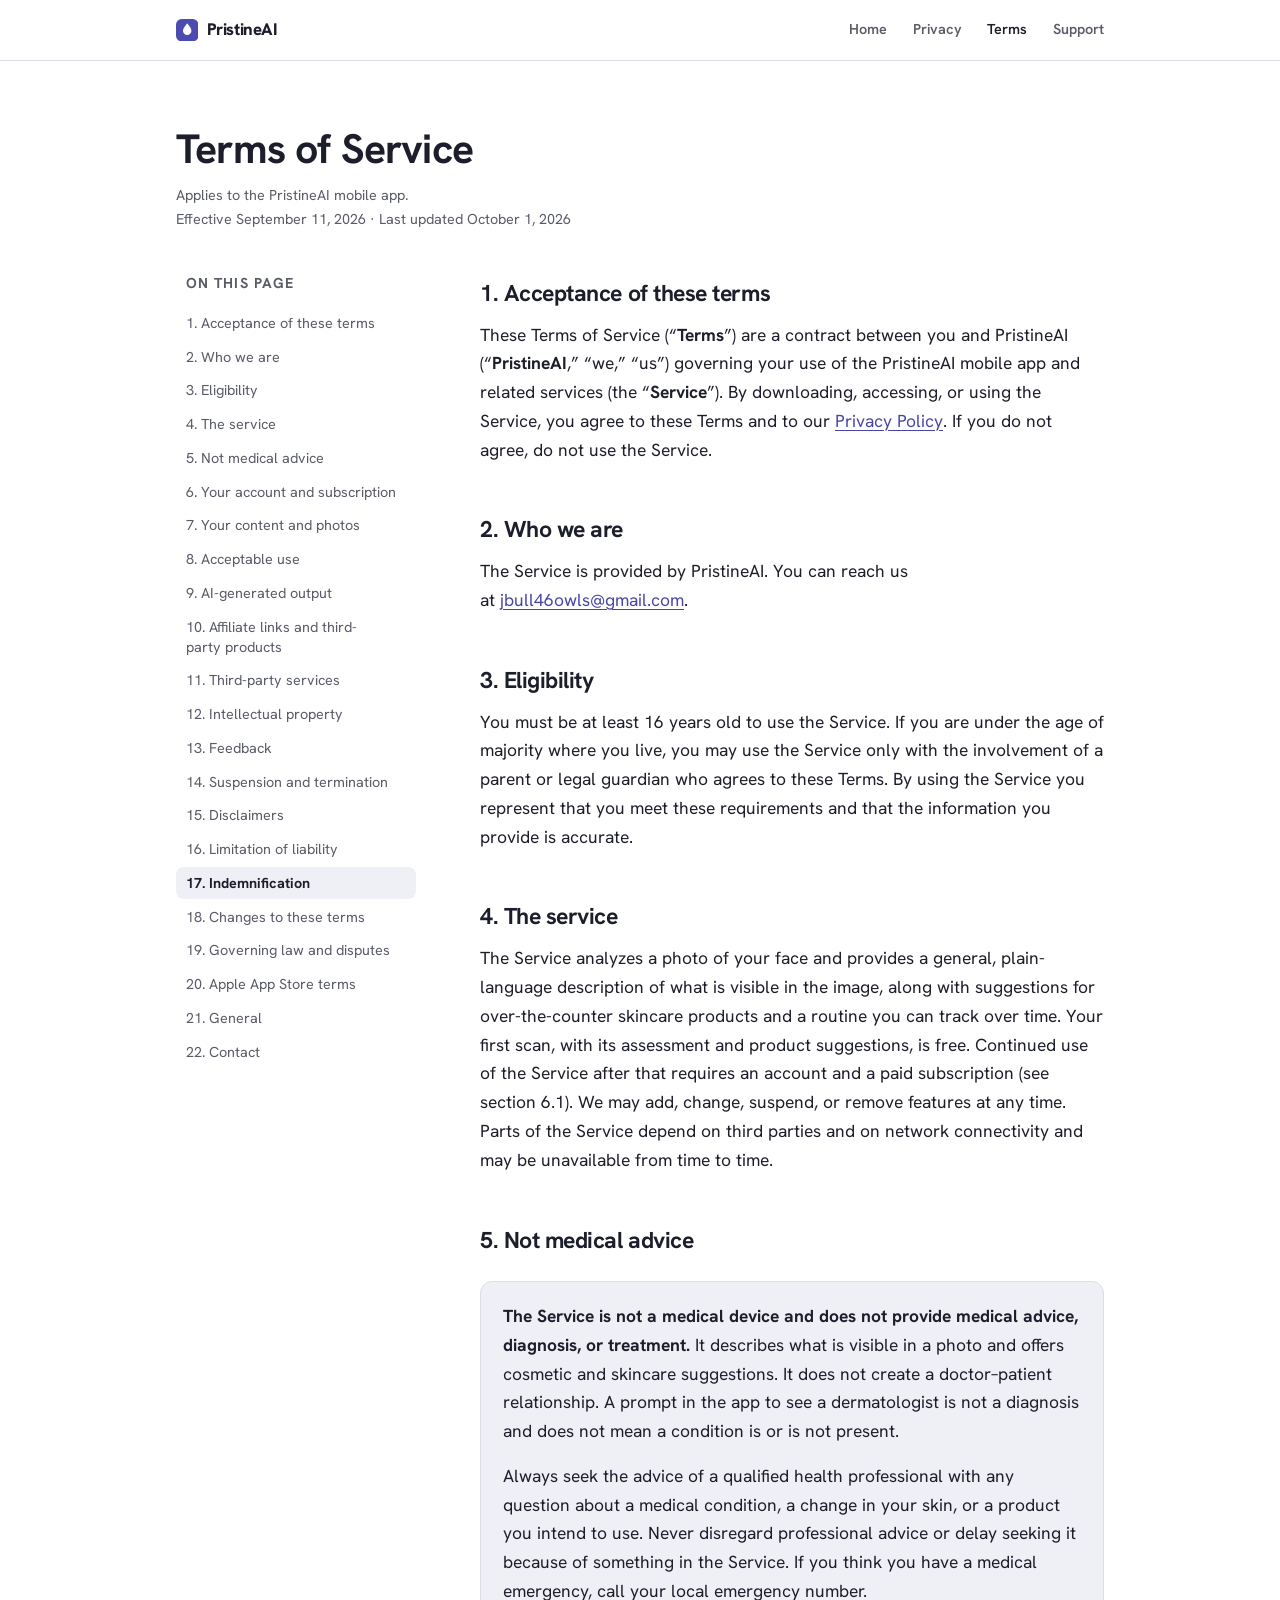
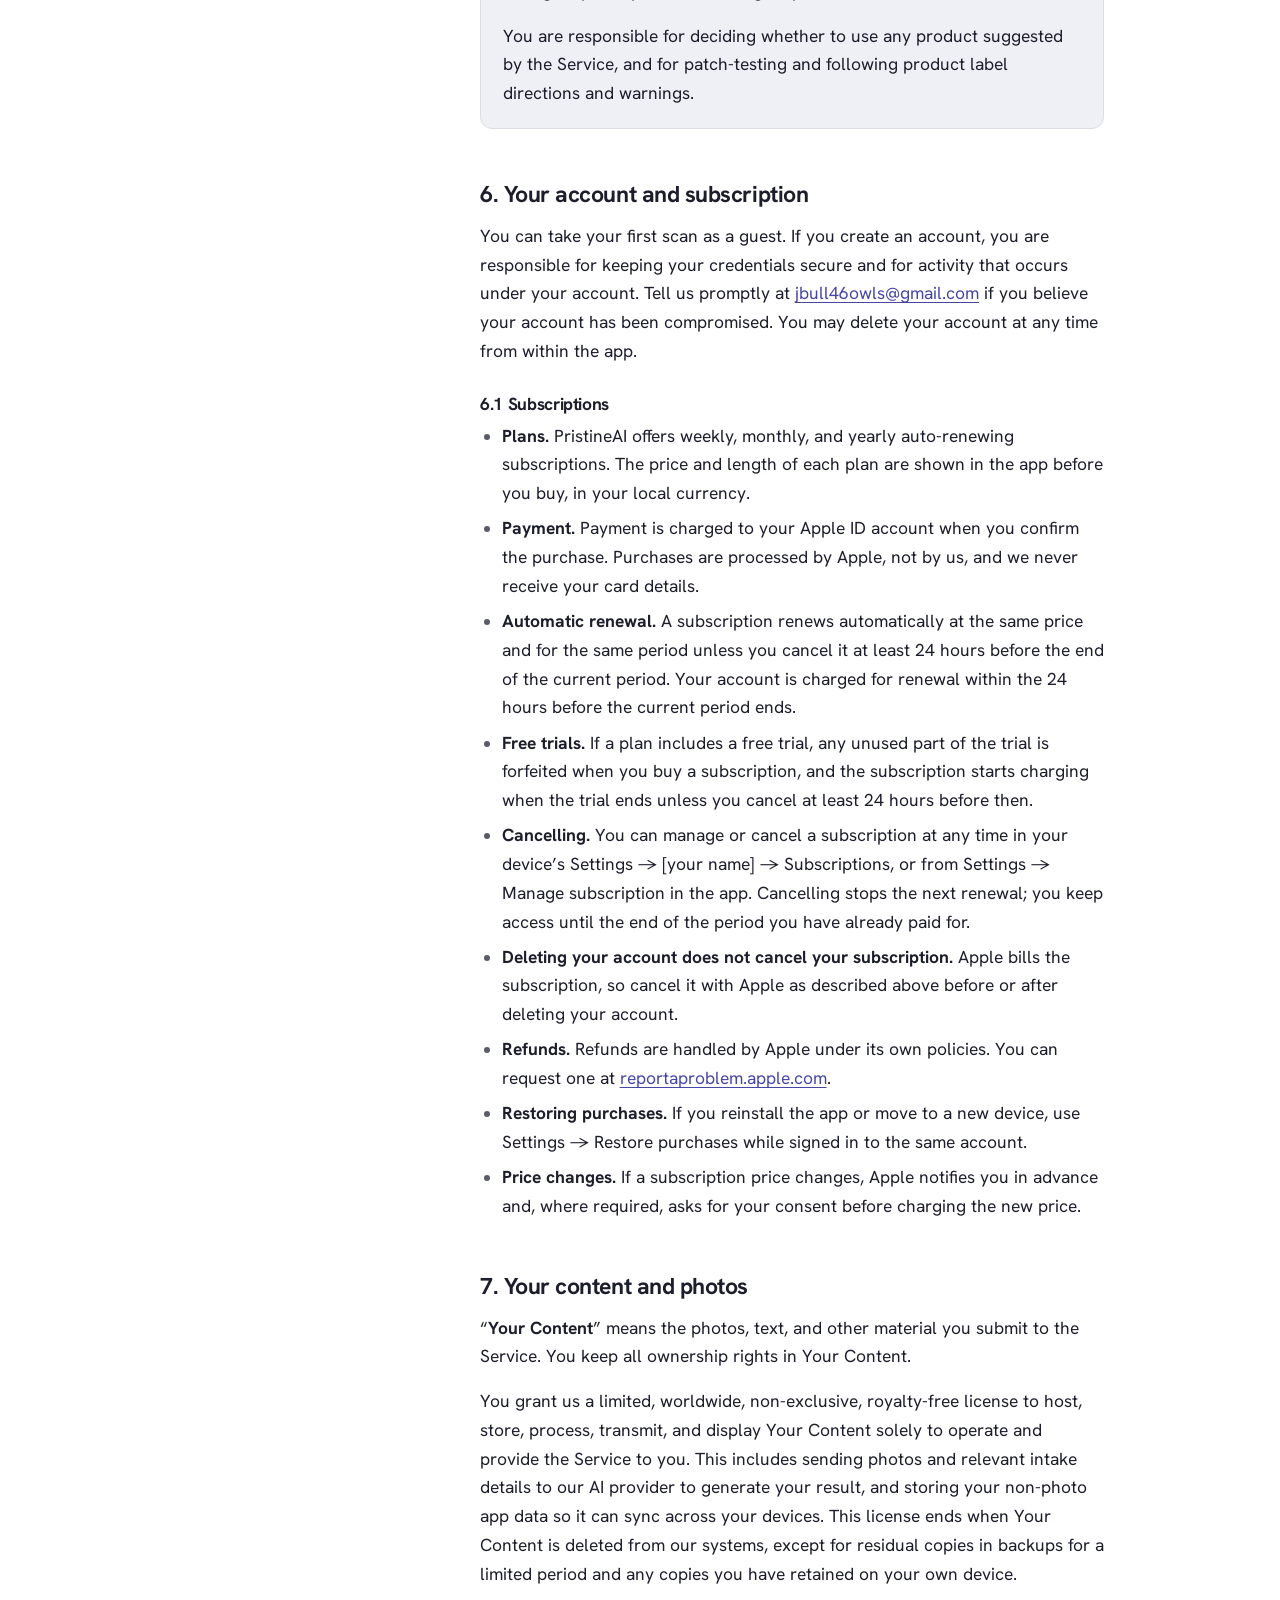
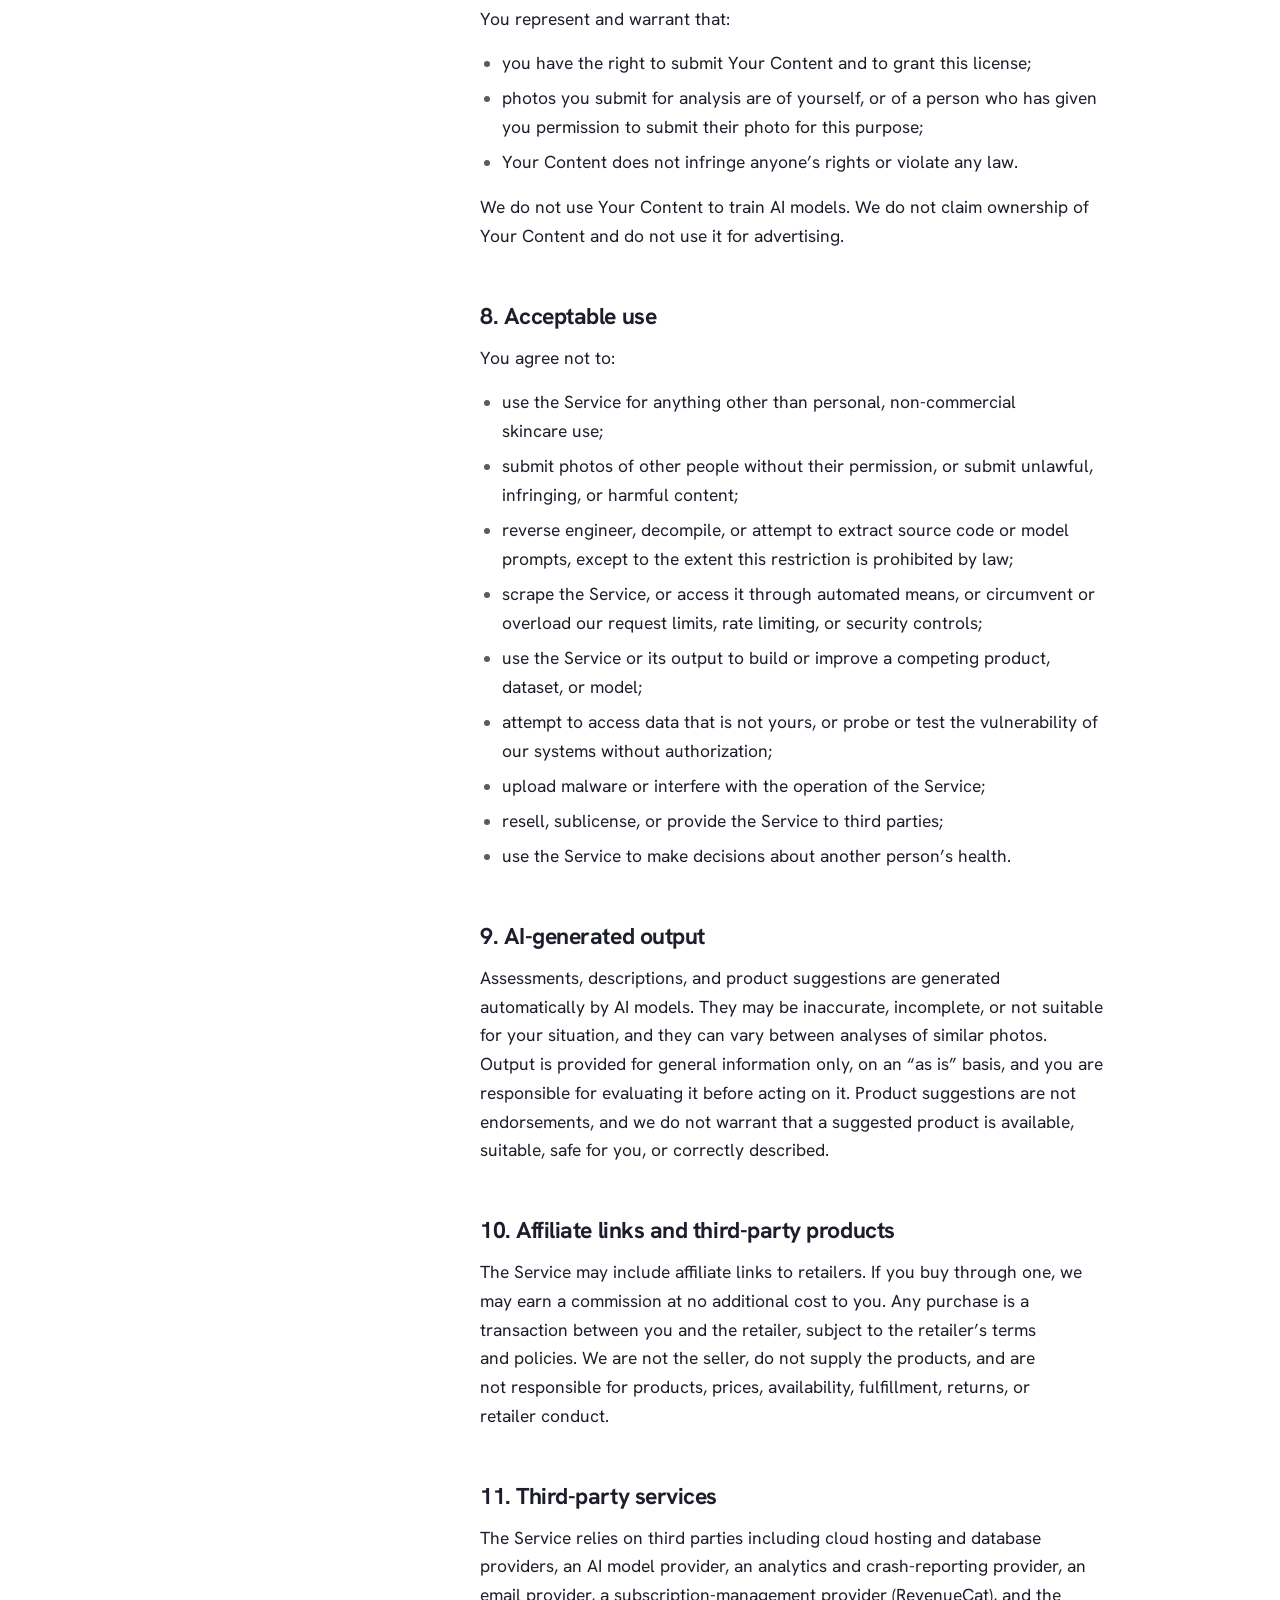
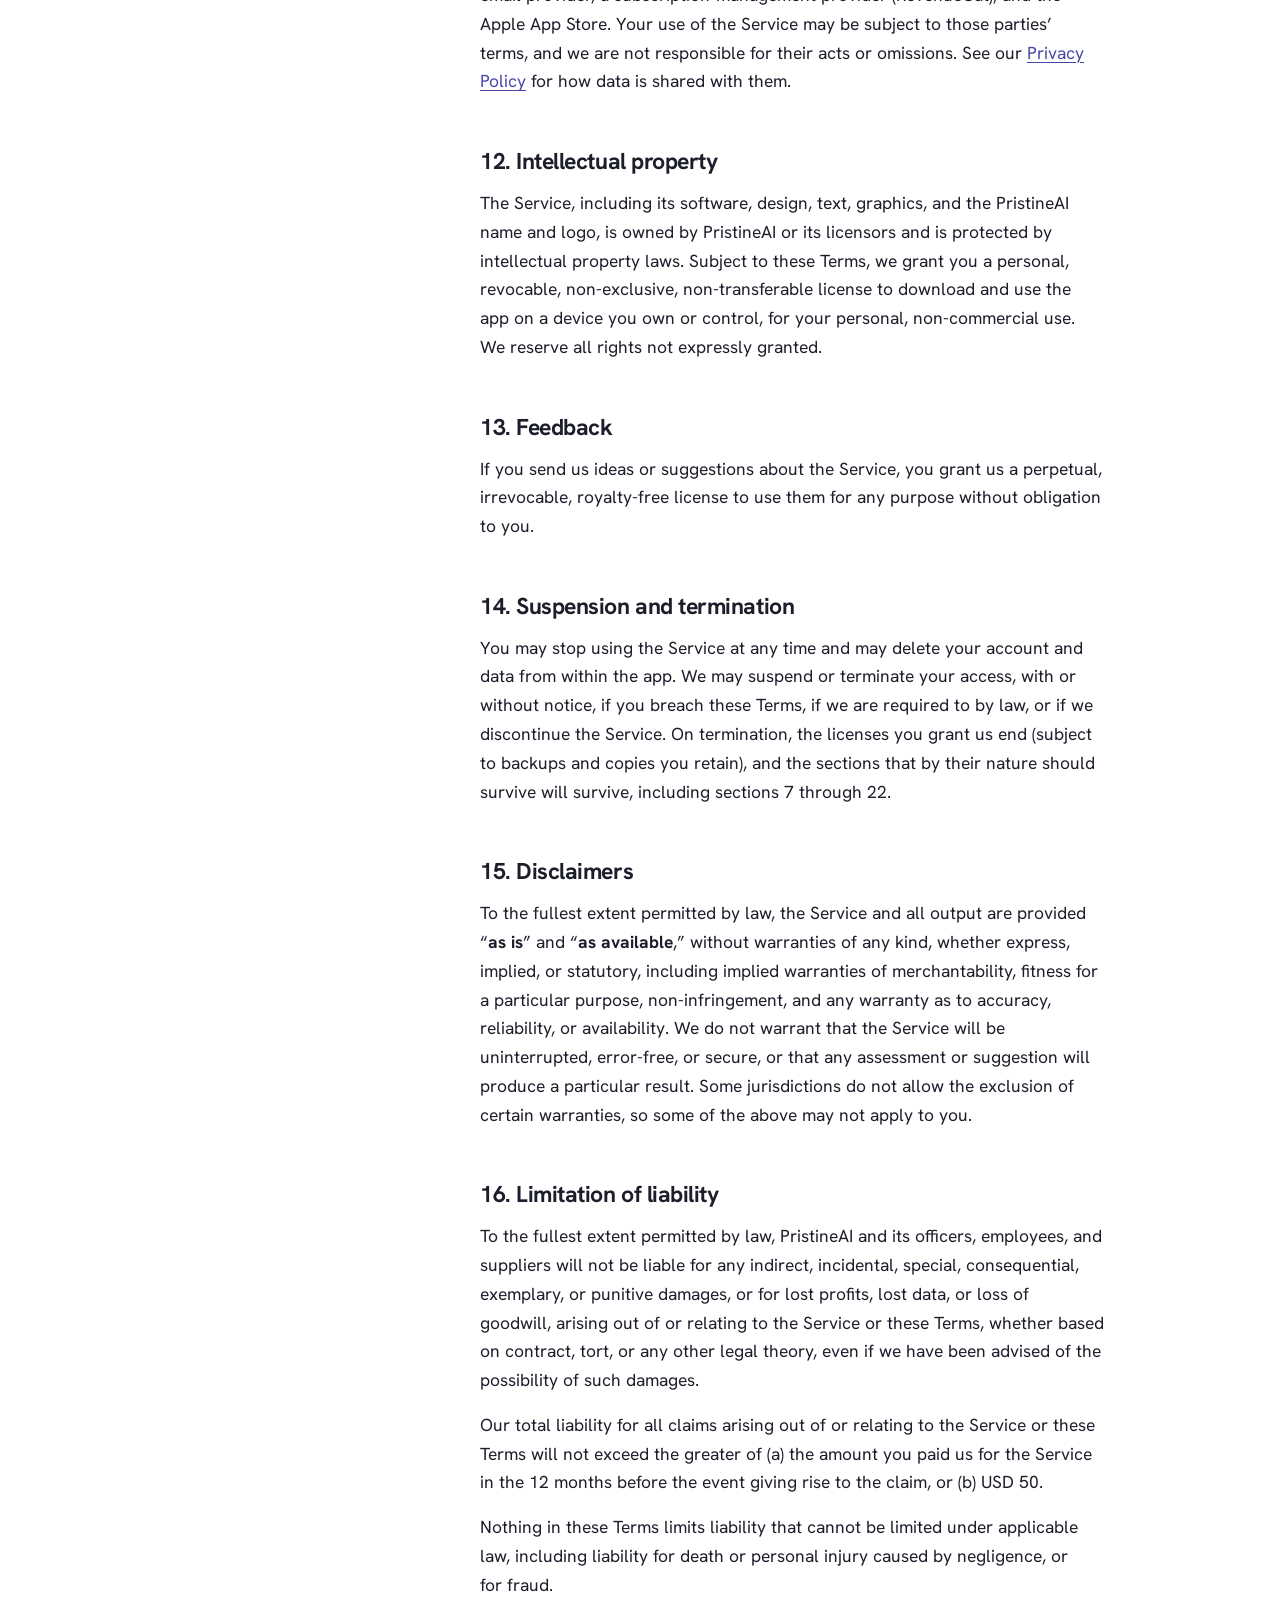
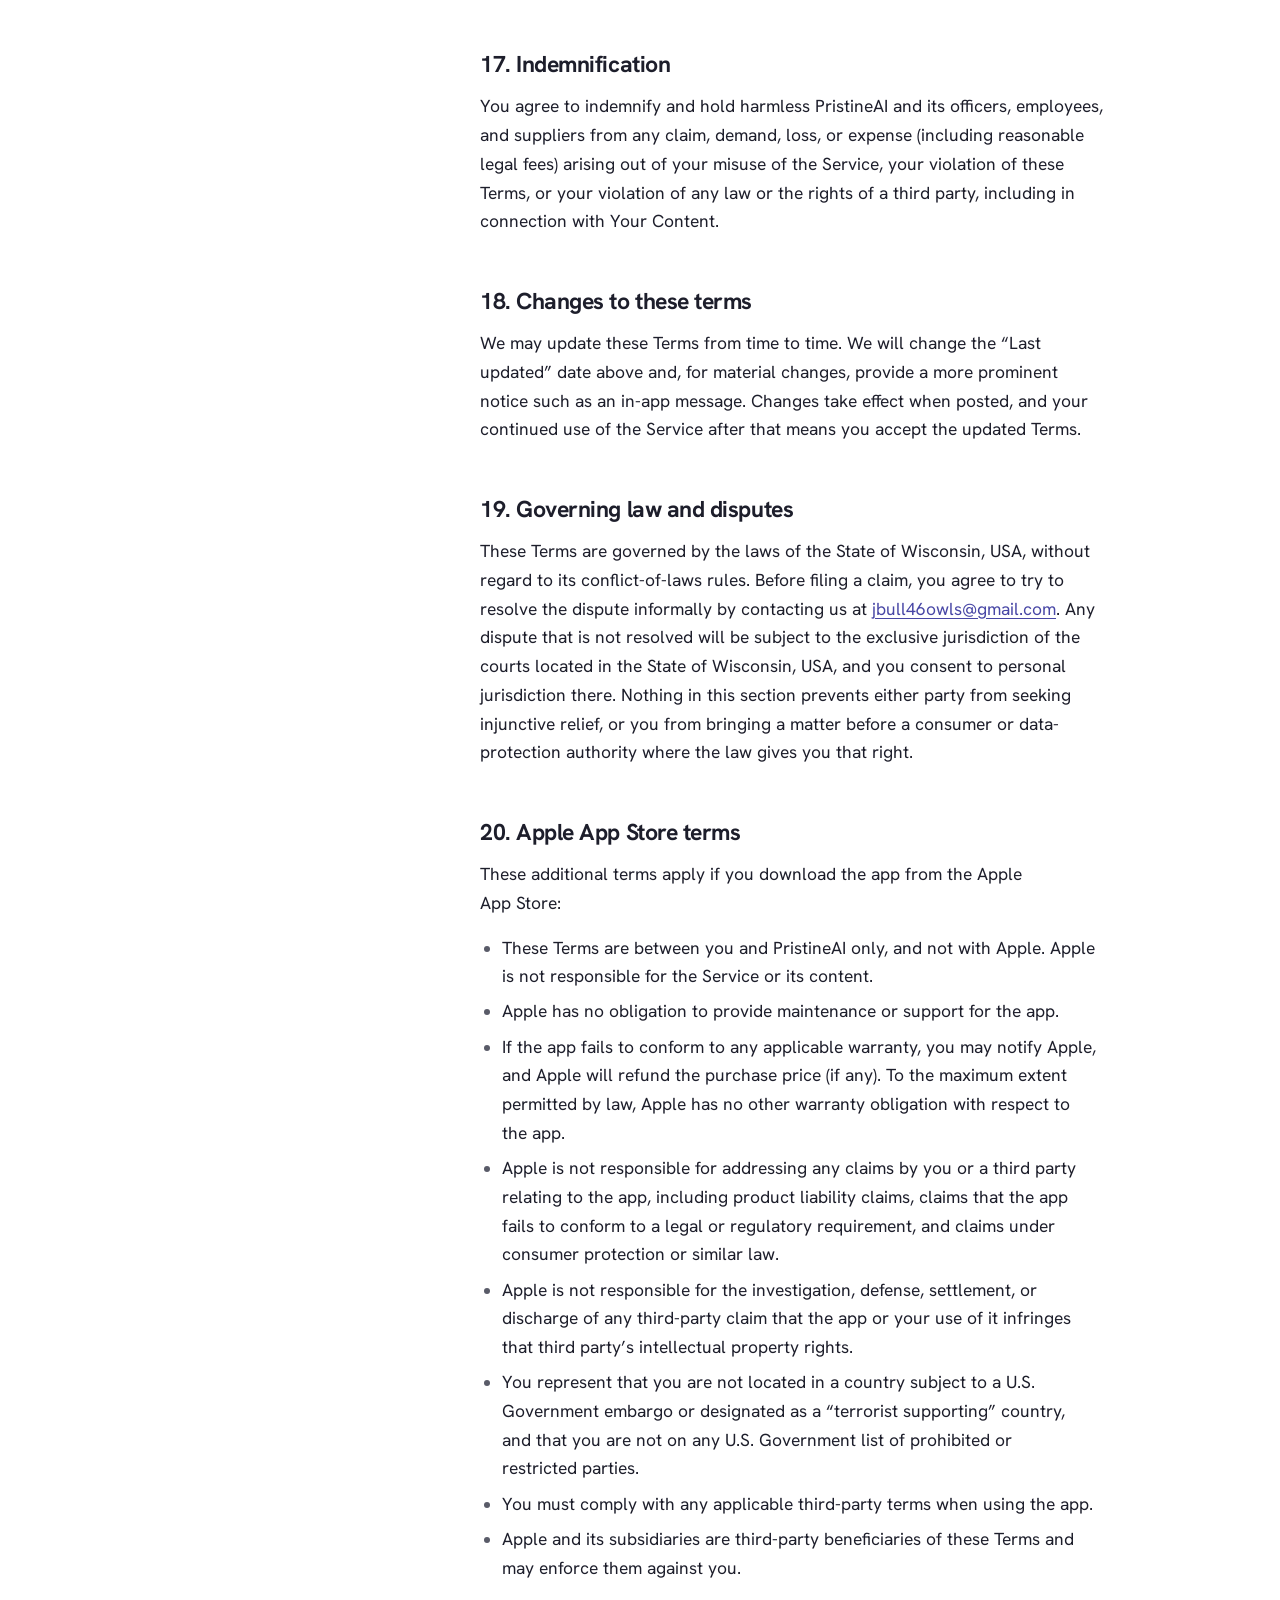
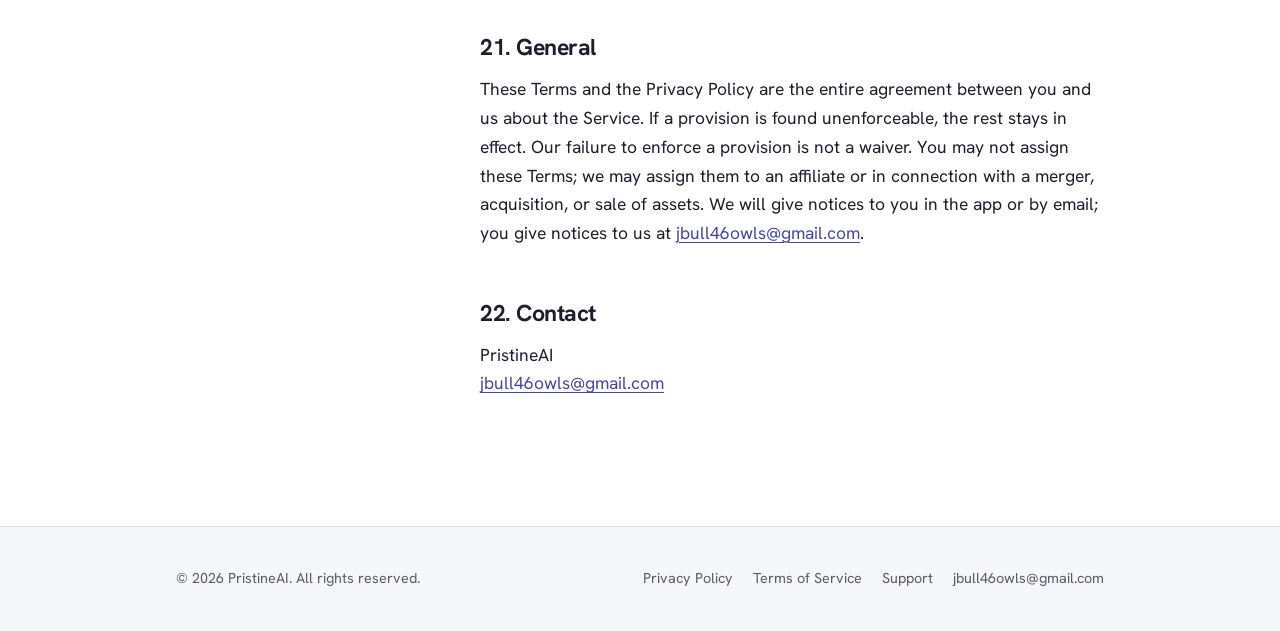
<file: terms.html>
<!DOCTYPE html>
<html lang="en">
<head>
<meta charset="UTF-8" />
<meta name="viewport" content="width=device-width, initial-scale=1" />
<title>Terms of Service — PristineAI</title>
<meta name="description" content="The terms that govern your use of the PristineAI mobile app, including medical disclaimers, AI output, affiliate links, and App Store terms." />
<link rel="canonical" href="https://jbull46owls-sketch.github.io/PristineAI/terms.html" />
<link rel="icon" href="favicon.svg" type="image/svg+xml" />
<link rel="preconnect" href="https://fonts.googleapis.com" />
<link rel="preconnect" href="https://fonts.gstatic.com" crossorigin />
<link href="https://fonts.googleapis.com/css2?family=Hanken+Grotesk:wght@400;500;600;700;800&display=swap" rel="stylesheet" />
<link rel="stylesheet" href="styles.css" />
</head>
<body>
<a class="skip-link" href="#main">Skip to content</a>

<header class="site-header">
  <div class="container container--wide site-header__inner">
    <a class="brand" href="/">
      <svg viewBox="0 0 32 32" aria-hidden="true"><rect width="32" height="32" rx="8" fill="var(--primary)"/><path d="M16 6c4 5 6 8 6 11a6 6 0 0 1-12 0c0-3 2-6 6-11Z" fill="var(--on-primary)"/></svg>
      PristineAI
    </a>
    <nav class="nav" aria-label="Primary">
      <a href="index.html">Home</a>
      <a href="privacy.html">Privacy</a>
      <a href="terms.html" aria-current="page">Terms</a>
      <a href="support.html">Support</a>
    </nav>
  </div>
</header>

<main id="main" class="legal">
  <div class="container container--wide">
    <div class="legal__head">
      <h1>Terms of Service</h1>
      <p class="legal__meta">
        Applies to the PristineAI mobile app.<br />
        Effective September 11, 2026 &middot; Last updated October 1, 2026
      </p>
    </div>

    <div class="legal__layout">
      <nav class="toc-nav" aria-label="On this page">
       <details class="toc">
        <summary>On this page</summary>
        <ol>
          <li><a href="#acceptance">1. Acceptance of these terms</a></li>
          <li><a href="#who">2. Who we are</a></li>
          <li><a href="#eligibility">3. Eligibility</a></li>
          <li><a href="#service">4. The service</a></li>
          <li><a href="#not-medical">5. Not medical advice</a></li>
          <li><a href="#account">6. Your account and subscription</a></li>
          <li><a href="#your-content">7. Your content and photos</a></li>
          <li><a href="#acceptable-use">8. Acceptable use</a></li>
          <li><a href="#ai-output">9. AI-generated output</a></li>
          <li><a href="#affiliate">10. Affiliate links and third-party products</a></li>
          <li><a href="#third-party">11. Third-party services</a></li>
          <li><a href="#ip">12. Intellectual property</a></li>
          <li><a href="#feedback">13. Feedback</a></li>
          <li><a href="#termination">14. Suspension and termination</a></li>
          <li><a href="#disclaimers">15. Disclaimers</a></li>
          <li><a href="#liability">16. Limitation of liability</a></li>
          <li><a href="#indemnity">17. Indemnification</a></li>
          <li><a href="#changes">18. Changes to these terms</a></li>
          <li><a href="#law">19. Governing law and disputes</a></li>
          <li><a href="#apple">20. Apple App Store terms</a></li>
          <li><a href="#general">21. General</a></li>
          <li><a href="#contact">22. Contact</a></li>
        </ol>
       </details>
      </nav>

      <article class="prose">
        <h2 id="acceptance">1. Acceptance of these terms</h2>
        <p>
          These Terms of Service (&ldquo;<strong>Terms</strong>&rdquo;) are a
          contract between you and PristineAI (&ldquo;<strong>PristineAI</strong>,&rdquo;
          &ldquo;we,&rdquo; &ldquo;us&rdquo;) governing your use of the PristineAI
          mobile app and related services (the &ldquo;<strong>Service</strong>&rdquo;).
          By downloading, accessing, or using the Service, you agree to these Terms
          and to our <a href="privacy.html">Privacy Policy</a>. If you do not agree,
          do not use the Service.
        </p>

        <h2 id="who">2. Who we are</h2>
        <p>
          The Service is provided by PristineAI. You can reach us at
          <a href="mailto:jbull46owls@gmail.com">jbull46owls@gmail.com</a>.
        </p>

        <h2 id="eligibility">3. Eligibility</h2>
        <p>
          You must be at least 16 years old to use the Service. If you are under the
          age of majority where you live, you may use the Service only with the
          involvement of a parent or legal guardian who agrees to these Terms. By
          using the Service you represent that you meet these requirements and that
          the information you provide is accurate.
        </p>

        <h2 id="service">4. The service</h2>
        <p>
          The Service analyzes a photo of your face and provides a general,
          plain-language description of what is visible in the image, along with
          suggestions for over-the-counter skincare products and a routine you can
          track over time. Your first scan, with its assessment and product
          suggestions, is free. Continued use of the Service after that requires an
          account and a paid subscription (see section 6.1). We may add, change,
          suspend, or remove features at any time. Parts of the Service depend on third parties and on network
          connectivity and may be unavailable from time to time.
        </p>

        <h2 id="not-medical">5. Not medical advice</h2>
        <div class="callout">
          <p>
            <strong>The Service is not a medical device and does not provide medical
            advice, diagnosis, or treatment.</strong> It describes what is visible in
            a photo and offers cosmetic and skincare suggestions. It does not create
            a doctor&ndash;patient relationship. A prompt in the app to see a
            dermatologist is not a diagnosis and does not mean a condition is or is
            not present.
          </p>
          <p>
            Always seek the advice of a qualified health professional with any
            question about a medical condition, a change in your skin, or a product
            you intend to use. Never disregard professional advice or delay seeking
            it because of something in the Service. If you think you have a medical
            emergency, call your local emergency number.
          </p>
          <p>
            You are responsible for deciding whether to use any product suggested by
            the Service, and for patch-testing and following product label
            directions and warnings.
          </p>
        </div>

        <h2 id="account">6. Your account and subscription</h2>
        <p>
          You can take your first scan as a guest. If you create an account, you are
          responsible for keeping your credentials secure and for activity that
          occurs under your account. Tell us promptly at
          <a href="mailto:jbull46owls@gmail.com">jbull46owls@gmail.com</a> if you believe your
          account has been compromised. You may delete your account at any time from
          within the app.
        </p>

        <h3 id="subscriptions">6.1 Subscriptions</h3>
        <ul>
          <li>
            <strong>Plans.</strong> PristineAI offers weekly, monthly, and yearly
            auto-renewing subscriptions. The price and length of each plan are shown
            in the app before you buy, in your local currency.
          </li>
          <li>
            <strong>Payment.</strong> Payment is charged to your Apple ID account when
            you confirm the purchase. Purchases are processed by Apple, not by us,
            and we never receive your card details.
          </li>
          <li>
            <strong>Automatic renewal.</strong> A subscription renews automatically
            at the same price and for the same period unless you cancel it at least
            24 hours before the end of the current period. Your account is charged
            for renewal within the 24 hours before the current period ends.
          </li>
          <li>
            <strong>Free trials.</strong> If a plan includes a free trial, any unused
            part of the trial is forfeited when you buy a subscription, and the
            subscription starts charging when the trial ends unless you cancel at
            least 24 hours before then.
          </li>
          <li>
            <strong>Cancelling.</strong> You can manage or cancel a subscription at
            any time in your device&rsquo;s Settings &rarr; [your name] &rarr;
            Subscriptions, or from Settings &rarr; Manage subscription in the app.
            Cancelling stops the next renewal; you keep access until the end of the
            period you have already paid for.
          </li>
          <li>
            <strong>Deleting your account does not cancel your subscription.</strong>
            Apple bills the subscription, so cancel it with Apple as described above
            before or after deleting your account.
          </li>
          <li>
            <strong>Refunds.</strong> Refunds are handled by Apple under its own
            policies. You can request one at
            <a href="https://reportaproblem.apple.com">reportaproblem.apple.com</a>.
          </li>
          <li>
            <strong>Restoring purchases.</strong> If you reinstall the app or move to
            a new device, use Settings &rarr; Restore purchases while signed in to the
            same account.
          </li>
          <li>
            <strong>Price changes.</strong> If a subscription price changes, Apple
            notifies you in advance and, where required, asks for your consent before
            charging the new price.
          </li>
        </ul>

        <h2 id="your-content">7. Your content and photos</h2>
        <p>
          &ldquo;<strong>Your Content</strong>&rdquo; means the photos, text, and
          other material you submit to the Service. You keep all ownership rights in
          Your Content.
        </p>
        <p>
          You grant us a limited, worldwide, non-exclusive, royalty-free license to
          host, store, process, transmit, and display Your Content solely to operate
          and provide the Service to you. This includes sending photos and relevant
          intake details to our AI provider to generate your result, and storing your
          non-photo app data so it can sync across your devices. This license ends
          when Your Content is deleted from our systems, except for residual copies
          in backups for a limited period and any copies you have retained on your
          own device.
        </p>
        <p>You represent and warrant that:</p>
        <ul>
          <li>you have the right to submit Your Content and to grant this license;</li>
          <li>photos you submit for analysis are of yourself, or of a person who has given you permission to submit their photo for this purpose;</li>
          <li>Your Content does not infringe anyone&rsquo;s rights or violate any law.</li>
        </ul>
        <p>
          We do not use Your Content to train AI models. We do not claim ownership of
          Your Content and do not use it for advertising.
        </p>

        <h2 id="acceptable-use">8. Acceptable use</h2>
        <p>You agree not to:</p>
        <ul>
          <li>use the Service for anything other than personal, non-commercial skincare use;</li>
          <li>submit photos of other people without their permission, or submit unlawful, infringing, or harmful content;</li>
          <li>reverse engineer, decompile, or attempt to extract source code or model prompts, except to the extent this restriction is prohibited by law;</li>
          <li>scrape the Service, or access it through automated means, or circumvent or overload our request limits, rate limiting, or security controls;</li>
          <li>use the Service or its output to build or improve a competing product, dataset, or model;</li>
          <li>attempt to access data that is not yours, or probe or test the vulnerability of our systems without authorization;</li>
          <li>upload malware or interfere with the operation of the Service;</li>
          <li>resell, sublicense, or provide the Service to third parties;</li>
          <li>use the Service to make decisions about another person&rsquo;s health.</li>
        </ul>

        <h2 id="ai-output">9. AI-generated output</h2>
        <p>
          Assessments, descriptions, and product suggestions are generated
          automatically by AI models. They may be inaccurate, incomplete, or not
          suitable for your situation, and they can vary between analyses of similar
          photos. Output is provided for general information only, on an
          &ldquo;as is&rdquo; basis, and you are responsible for evaluating it before
          acting on it. Product suggestions are not endorsements, and we do not
          warrant that a suggested product is available, suitable, safe for you, or
          correctly described.
        </p>

        <h2 id="affiliate">10. Affiliate links and third-party products</h2>
        <p>
          The Service may include affiliate links to retailers. If you buy through
          one, we may earn a commission at no additional cost to you. Any purchase is
          a transaction between you and the retailer, subject to the retailer&rsquo;s
          terms and policies. We are not the seller, do not supply the products, and
          are not responsible for products, prices, availability, fulfillment,
          returns, or retailer conduct.
        </p>

        <h2 id="third-party">11. Third-party services</h2>
        <p>
          The Service relies on third parties including cloud hosting and database
          providers, an AI model provider, an analytics and crash-reporting provider,
          an email provider, a subscription-management provider (RevenueCat), and
          the Apple App Store. Your use of the Service may be
          subject to those parties&rsquo; terms, and we are not responsible for their
          acts or omissions. See our <a href="privacy.html">Privacy Policy</a> for
          how data is shared with them.
        </p>

        <h2 id="ip">12. Intellectual property</h2>
        <p>
          The Service, including its software, design, text, graphics, and the
          PristineAI name and logo, is owned by PristineAI or its licensors and
          is protected by intellectual property laws. Subject to these Terms, we grant
          you a personal, revocable, non-exclusive, non-transferable license to
          download and use the app on a device you own or control, for your personal,
          non-commercial use. We reserve all rights not expressly granted.
        </p>

        <h2 id="feedback">13. Feedback</h2>
        <p>
          If you send us ideas or suggestions about the Service, you grant us a
          perpetual, irrevocable, royalty-free license to use them for any purpose
          without obligation to you.
        </p>

        <h2 id="termination">14. Suspension and termination</h2>
        <p>
          You may stop using the Service at any time and may delete your account and
          data from within the app. We may suspend or terminate your access, with or
          without notice, if you breach these Terms, if we are required to by law, or
          if we discontinue the Service. On termination, the licenses you grant us
          end (subject to backups and copies you retain), and the sections that by
          their nature should survive will survive, including sections 7 through 22.
        </p>

        <h2 id="disclaimers">15. Disclaimers</h2>
        <p>
          To the fullest extent permitted by law, the Service and all output are
          provided &ldquo;<strong>as is</strong>&rdquo; and
          &ldquo;<strong>as available</strong>,&rdquo; without warranties of any kind,
          whether express, implied, or statutory, including implied warranties of
          merchantability, fitness for a particular purpose, non-infringement, and
          any warranty as to accuracy, reliability, or availability. We do not warrant
          that the Service will be uninterrupted, error-free, or secure, or that any
          assessment or suggestion will produce a particular result. Some
          jurisdictions do not allow the exclusion of certain warranties, so some of
          the above may not apply to you.
        </p>

        <h2 id="liability">16. Limitation of liability</h2>
        <p>
          To the fullest extent permitted by law, PristineAI and its officers,
          employees, and suppliers will not be liable for any indirect, incidental,
          special, consequential, exemplary, or punitive damages, or for lost
          profits, lost data, or loss of goodwill, arising out of or relating to the
          Service or these Terms, whether based on contract, tort, or any other legal
          theory, even if we have been advised of the possibility of such damages.
        </p>
        <p>
          Our total liability for all claims arising out of or relating to the Service
          or these Terms will not exceed the greater of (a) the amount you paid us for
          the Service in the 12 months before the event giving rise to the claim, or
          (b) USD 50.
        </p>
        <p>
          Nothing in these Terms limits liability that cannot be limited under
          applicable law, including liability for death or personal injury caused by
          negligence, or for fraud.
        </p>

        <h2 id="indemnity">17. Indemnification</h2>
        <p>
          You agree to indemnify and hold harmless PristineAI and its officers,
          employees, and suppliers from any claim, demand, loss, or expense
          (including reasonable legal fees) arising out of your misuse of the Service,
          your violation of these Terms, or your violation of any law or the rights of
          a third party, including in connection with Your Content.
        </p>

        <h2 id="changes">18. Changes to these terms</h2>
        <p>
          We may update these Terms from time to time. We will change the
          &ldquo;Last updated&rdquo; date above and, for material changes, provide a
          more prominent notice such as an in-app message. Changes take effect when
          posted, and your continued use of the Service after that means you accept
          the updated Terms.
        </p>

        <h2 id="law">19. Governing law and disputes</h2>
        <p>
          These Terms are governed by the laws of the State of Wisconsin, USA, without regard to
          its conflict-of-laws rules. Before filing a claim, you agree to try to
          resolve the dispute informally by contacting us at
          <a href="mailto:jbull46owls@gmail.com">jbull46owls@gmail.com</a>. Any dispute that is
          not resolved will be subject to the exclusive jurisdiction of the courts
          located in the State of Wisconsin, USA, and you consent to personal jurisdiction
          there. Nothing in this section prevents either party from seeking injunctive
          relief, or you from bringing a matter before a consumer or data-protection
          authority where the law gives you that right.
        </p>

        <h2 id="apple">20. Apple App Store terms</h2>
        <p>
          These additional terms apply if you download the app from the Apple App
          Store:
        </p>
        <ul>
          <li>These Terms are between you and PristineAI only, and not with Apple. Apple is not responsible for the Service or its content.</li>
          <li>Apple has no obligation to provide maintenance or support for the app.</li>
          <li>If the app fails to conform to any applicable warranty, you may notify Apple, and Apple will refund the purchase price (if any). To the maximum extent permitted by law, Apple has no other warranty obligation with respect to the app.</li>
          <li>Apple is not responsible for addressing any claims by you or a third party relating to the app, including product liability claims, claims that the app fails to conform to a legal or regulatory requirement, and claims under consumer protection or similar law.</li>
          <li>Apple is not responsible for the investigation, defense, settlement, or discharge of any third-party claim that the app or your use of it infringes that third party&rsquo;s intellectual property rights.</li>
          <li>You represent that you are not located in a country subject to a U.S. Government embargo or designated as a &ldquo;terrorist supporting&rdquo; country, and that you are not on any U.S. Government list of prohibited or restricted parties.</li>
          <li>You must comply with any applicable third-party terms when using the app.</li>
          <li>Apple and its subsidiaries are third-party beneficiaries of these Terms and may enforce them against you.</li>
        </ul>

        <h2 id="general">21. General</h2>
        <p>
          These Terms and the Privacy Policy are the entire agreement between you and
          us about the Service. If a provision is found unenforceable, the rest stays
          in effect. Our failure to enforce a provision is not a waiver. You may not
          assign these Terms; we may assign them to an affiliate or in connection with
          a merger, acquisition, or sale of assets. We will give notices to you
          in the app or by email; you give notices to us at
          <a href="mailto:jbull46owls@gmail.com">jbull46owls@gmail.com</a>.
        </p>

        <h2 id="contact">22. Contact</h2>
        <p>
          PristineAI<br />
          <a href="mailto:jbull46owls@gmail.com">jbull46owls@gmail.com</a>
        </p>
      </article>
    </div>
  </div>
</main>

<footer class="site-footer">
  <div class="container container--wide site-footer__inner">
    <span>&copy; <span id="year">2026</span> PristineAI. All rights reserved.</span>
    <nav aria-label="Footer">
      <a href="privacy.html">Privacy Policy</a>
      <a href="terms.html">Terms of Service</a>
      <a href="support.html">Support</a>
      <a href="mailto:jbull46owls@gmail.com">jbull46owls@gmail.com</a>
    </nav>
  </div>
</footer>

<script src="toc.js" defer></script>
<script>
  document.getElementById("year").textContent = new Date().getFullYear();
</script>
</body>
</html>
</file>
<file: styles.css>
/* PristineAI — static site styles.
   One stylesheet, no build step, no dependencies.
   Palette in OKLCH. Light is the base; dark overrides only the tokens. */

/* ---------- Tokens ---------- */

:root {
  color-scheme: light dark;

  --bg: oklch(1 0 0);
  --surface: oklch(0.976 0.005 279);
  --surface-2: oklch(0.955 0.008 279);
  --ink: oklch(0.24 0.024 279);
  --muted: oklch(0.475 0.02 279);
  --border: oklch(0.9 0.012 279);

  --primary: oklch(0.47 0.155 279);
  --primary-strong: oklch(0.4 0.16 279);
  --on-primary: oklch(0.99 0.004 279);
  --link: oklch(0.45 0.15 279);

  --accent: oklch(0.9 0.045 205);
  --on-accent: oklch(0.28 0.03 205);

  --focus: oklch(0.55 0.17 279);

  --measure: 68ch;
  --page-x: clamp(1.25rem, 5vw, 3rem);

  --step--1: clamp(0.83rem, 0.8rem + 0.15vw, 0.9rem);
  --step-0: clamp(1rem, 0.96rem + 0.2vw, 1.09rem);
  --step-1: clamp(1.2rem, 1.12rem + 0.4vw, 1.45rem);
  --step-2: clamp(1.45rem, 1.3rem + 0.7vw, 1.95rem);
  --step-3: clamp(1.85rem, 1.6rem + 1.2vw, 2.7rem);
  --step-4: clamp(2.4rem, 1.9rem + 2.4vw, 3.9rem);

  --radius: 12px;
  --radius-sm: 8px;

  --ease: cubic-bezier(0.2, 0.7, 0.15, 1);
}

@media (prefers-color-scheme: dark) {
  :root {
    --bg: oklch(0.165 0.012 279);
    --surface: oklch(0.205 0.015 279);
    --surface-2: oklch(0.235 0.018 279);
    --ink: oklch(0.945 0.008 279);
    --muted: oklch(0.72 0.02 279);
    --border: oklch(0.32 0.02 279);

    --primary: oklch(0.55 0.17 279);
    --primary-strong: oklch(0.62 0.16 279);
    --on-primary: oklch(0.98 0.004 279);
    --link: oklch(0.78 0.11 279);

    --accent: oklch(0.86 0.05 205);
    --on-accent: oklch(0.24 0.03 205);

    --focus: oklch(0.72 0.14 279);
  }
}

/* ---------- Reset ---------- */

*,
*::before,
*::after {
  box-sizing: border-box;
}

html {
  -webkit-text-size-adjust: 100%;
  scroll-behavior: smooth;
  scroll-padding-top: 6rem;
}

body {
  margin: 0;
  background: var(--bg);
  color: var(--ink);
  font-family: "Hanken Grotesk", ui-sans-serif, system-ui, -apple-system,
    "Segoe UI", Roboto, Helvetica, Arial, sans-serif;
  font-size: var(--step-0);
  line-height: 1.65;
  font-feature-settings: "ss01";
  text-rendering: optimizeLegibility;
  -webkit-font-smoothing: antialiased;
}

img,
svg {
  max-width: 100%;
  display: block;
}

a {
  color: var(--link);
  text-underline-offset: 0.18em;
  text-decoration-thickness: from-font;
}

a:hover {
  text-decoration-thickness: 0.09em;
}

:focus-visible {
  outline: 2px solid var(--focus);
  outline-offset: 2px;
  border-radius: 3px;
}

h1,
h2,
h3 {
  line-height: 1.15;
  letter-spacing: -0.02em;
  text-wrap: balance;
  font-weight: 700;
}

p,
li {
  text-wrap: pretty;
}

/* ---------- Layout ---------- */

.container {
  width: 100%;
  max-width: 46rem;
  margin-inline: auto;
  padding-inline: var(--page-x);
}

.container--wide {
  max-width: 64rem;
}

.skip-link {
  position: absolute;
  left: -999px;
  top: 0;
  background: var(--primary);
  color: var(--on-primary);
  padding: 0.6rem 1rem;
  border-radius: 0 0 var(--radius-sm) 0;
  z-index: 50;
}

.skip-link:focus {
  left: 0;
}

/* ---------- Header ---------- */

.site-header {
  position: sticky;
  top: 0;
  z-index: 20;
  background: color-mix(in oklab, var(--bg) 88%, transparent);
  backdrop-filter: blur(10px);
  border-bottom: 1px solid var(--border);
}

.site-header__inner {
  display: flex;
  align-items: center;
  justify-content: space-between;
  gap: 1rem;
  min-height: 3.75rem;
}

.brand {
  display: inline-flex;
  align-items: center;
  gap: 0.55rem;
  font-weight: 800;
  letter-spacing: -0.02em;
  color: var(--ink);
  text-decoration: none;
  font-size: 1.05rem;
}

.brand svg {
  width: 1.4rem;
  height: 1.4rem;
}

.nav {
  display: flex;
  gap: clamp(0.75rem, 3vw, 1.6rem);
  flex-wrap: wrap;
}

.nav a {
  color: var(--muted);
  text-decoration: none;
  font-size: var(--step--1);
  font-weight: 600;
  padding: 0.25rem 0;
}

.nav a:hover,
.nav a[aria-current="page"] {
  color: var(--ink);
}

/* ---------- Buttons ---------- */

.btn {
  display: inline-flex;
  align-items: center;
  justify-content: center;
  gap: 0.5rem;
  padding: 0.7rem 1.15rem;
  border-radius: var(--radius-sm);
  font: inherit;
  font-weight: 700;
  font-size: var(--step--1);
  text-decoration: none;
  border: 1px solid var(--border);
  color: var(--ink);
  background: var(--surface);
  transition: transform 0.15s var(--ease), background 0.15s var(--ease);
}

.btn:hover {
  transform: translateY(-1px);
}

.btn--primary {
  background: var(--primary);
  color: var(--on-primary);
  border-color: transparent;
}

.btn--primary:hover {
  background: var(--primary-strong);
}

/* ---------- Landing ---------- */

.hero {
  position: relative;
  overflow: hidden;
  padding-block: clamp(3.5rem, 10vw, 7rem);
}

.hero__grid {
  display: grid;
  gap: clamp(2rem, 6vw, 4rem);
  align-items: center;
}

@media (min-width: 52rem) {
  .hero__grid {
    grid-template-columns: 1.1fr 0.9fr;
  }
}

.hero h1 {
  font-size: var(--step-4);
  margin: 0 0 1rem;
}

.hero__lede {
  font-size: var(--step-1);
  color: var(--muted);
  margin: 0 0 1.75rem;
  max-width: 34ch;
}

.hero__actions {
  display: flex;
  flex-wrap: wrap;
  gap: 0.75rem;
}

.hero__art {
  aspect-ratio: 4 / 5;
  border-radius: var(--radius);
  border: 1px solid var(--border);
  background:
    radial-gradient(120% 90% at 20% 15%, oklch(0.62 0.16 279 / 0.28), transparent 60%),
    radial-gradient(120% 120% at 90% 90%, oklch(0.86 0.05 205 / 0.4), transparent 55%),
    var(--surface);
}

@media (prefers-color-scheme: dark) {
  .hero__art {
    background:
      radial-gradient(120% 90% at 20% 15%, oklch(0.55 0.17 279 / 0.4), transparent 60%),
      radial-gradient(120% 120% at 90% 90%, oklch(0.5 0.08 205 / 0.35), transparent 55%),
      var(--surface);
  }
}

.section {
  padding-block: clamp(3rem, 8vw, 5.5rem);
  border-top: 1px solid var(--border);
}

.section h2 {
  font-size: var(--step-2);
  margin: 0 0 2rem;
}

.steps {
  display: grid;
  gap: 1.5rem;
  counter-reset: step;
}

@media (min-width: 44rem) {
  .steps {
    grid-template-columns: repeat(3, 1fr);
  }
}

.step {
  padding: 1.5rem;
  border: 1px solid var(--border);
  border-radius: var(--radius);
  background: var(--surface);
}

.step h3 {
  font-size: var(--step-0);
  margin: 0.9rem 0 0.4rem;
}

.step p {
  margin: 0;
  color: var(--muted);
  font-size: var(--step--1);
}

.step__num {
  display: inline-grid;
  place-items: center;
  width: 2rem;
  height: 2rem;
  border-radius: 50%;
  background: var(--primary);
  color: var(--on-primary);
  font-weight: 800;
  font-size: 0.95rem;
}

.step__num::before {
  counter-increment: step;
  content: counter(step);
}

/* ---------- Callout ---------- */

.callout {
  border: 1px solid var(--border);
  background: var(--surface-2);
  border-radius: var(--radius);
  padding: 1.25rem 1.4rem;
  margin-block: 1.75rem;
}

.callout > :first-child {
  margin-top: 0;
}

.callout > :last-child {
  margin-bottom: 0;
}

.callout strong {
  color: var(--ink);
}

/* ---------- Legal / long-form ---------- */

.legal {
  padding-block: clamp(2.5rem, 6vw, 4rem);
}

.legal__head {
  max-width: var(--measure);
  margin-bottom: 2.5rem;
}

.legal__head h1 {
  font-size: var(--step-3);
  margin: 0 0 0.75rem;
}

.legal__meta {
  color: var(--muted);
  font-size: var(--step--1);
  margin: 0;
}

.legal__layout {
  display: grid;
  gap: clamp(2rem, 6vw, 4rem);
}

@media (min-width: 60rem) {
  .legal__layout {
    grid-template-columns: 15rem minmax(0, 1fr);
    align-items: start;
  }
}

.toc-nav {
  font-size: var(--step--1);
}

.toc {
  border: 1px solid var(--border);
  border-radius: var(--radius);
  background: var(--surface);
  padding: 0 1rem;
}

.toc > summary {
  cursor: pointer;
  list-style: none;
  display: flex;
  align-items: center;
  justify-content: space-between;
  gap: 1rem;
  padding: 0.9rem 0;
  font-size: var(--step--1);
  font-weight: 700;
  text-transform: uppercase;
  letter-spacing: 0.08em;
  color: var(--muted);
}

.toc > summary::-webkit-details-marker {
  display: none;
}

.toc > summary::after {
  content: "+";
  font-weight: 400;
  font-size: 1.25rem;
}

.toc[open] > summary::after {
  content: "\2212";
}

.toc ol {
  list-style: none;
  margin: 0;
  padding: 0 0 0.75rem;
  display: grid;
  gap: 0.15rem;
}

@media (min-width: 60rem) {
  .toc-nav {
    position: sticky;
    top: 5rem;
    align-self: start;
  }

  .toc {
    border: 0;
    background: transparent;
    padding: 0;
    max-height: calc(100vh - 7rem);
    overflow-y: auto;
    scrollbar-width: thin;
  }

  .toc > summary {
    pointer-events: none;
    padding: 0 0.6rem 0.75rem;
  }

  .toc > summary::after {
    display: none;
  }

  .toc ol {
    padding-bottom: 0;
    display: grid !important;
  }

  .toc::details-content {
    content-visibility: visible !important;
  }
}

.toc a {
  display: block;
  padding: 0.35rem 0.6rem;
  border-radius: var(--radius-sm);
  color: var(--muted);
  text-decoration: none;
  line-height: 1.4;
}

.toc a:hover {
  color: var(--ink);
  background: var(--surface);
}

.toc a.is-active {
  color: var(--ink);
  background: var(--surface-2);
  font-weight: 700;
}

.prose {
  max-width: var(--measure);
}

.prose h2 {
  font-size: var(--step-1);
  margin: 2.75rem 0 0.9rem;
  padding-top: 0.5rem;
}

.prose h2:first-child {
  margin-top: 0;
}

.prose h3 {
  font-size: var(--step-0);
  font-weight: 700;
  margin: 1.75rem 0 0.5rem;
}

.prose p,
.prose ul,
.prose ol {
  margin: 0 0 1rem;
}

.prose ul,
.prose ol {
  padding-left: 1.35rem;
}

.prose li {
  margin-bottom: 0.4rem;
}

.prose li::marker {
  color: var(--muted);
}

.prose table {
  width: 100%;
  border-collapse: collapse;
  margin: 0 0 1.25rem;
  font-size: var(--step--1);
  display: block;
  overflow-x: auto;
}

.prose th,
.prose td {
  border: 1px solid var(--border);
  padding: 0.6rem 0.7rem;
  text-align: left;
  vertical-align: top;
}

.prose th {
  background: var(--surface);
  font-weight: 700;
}

.prose :target {
  scroll-margin-top: 6rem;
}

/* ---------- FAQ ---------- */

.faq {
  max-width: var(--measure);
  display: grid;
  gap: 0.75rem;
}

.faq details {
  border: 1px solid var(--border);
  border-radius: var(--radius);
  background: var(--surface);
  padding: 0 1.2rem;
}

.faq summary {
  cursor: pointer;
  padding: 1.1rem 0;
  font-weight: 700;
  list-style: none;
  display: flex;
  justify-content: space-between;
  gap: 1rem;
  align-items: center;
}

.faq summary::-webkit-details-marker {
  display: none;
}

.faq summary::after {
  content: "+";
  font-weight: 400;
  font-size: 1.4rem;
  color: var(--muted);
  transition: transform 0.2s var(--ease);
}

.faq details[open] summary::after {
  transform: rotate(45deg);
}

.faq details > :not(summary) {
  margin-top: 0;
  padding-bottom: 1.2rem;
  color: var(--ink);
}

.faq details p:last-child {
  margin-bottom: 0;
}

/* ---------- Footer ---------- */

.site-footer {
  border-top: 1px solid var(--border);
  background: var(--surface);
  padding-block: 2.5rem;
  margin-top: 3rem;
  font-size: var(--step--1);
  color: var(--muted);
}

.site-footer__inner {
  display: flex;
  flex-wrap: wrap;
  gap: 1rem 2rem;
  justify-content: space-between;
  align-items: center;
}

.site-footer nav {
  display: flex;
  gap: 1.25rem;
  flex-wrap: wrap;
}

.site-footer a {
  color: var(--muted);
  text-decoration: none;
}

.site-footer a:hover {
  color: var(--ink);
}

/* ---------- Motion ---------- */

@media (prefers-reduced-motion: no-preference) {
  .reveal {
    opacity: 0;
    transform: translateY(12px);
    animation: reveal 0.6s var(--ease) forwards;
  }

  .reveal:nth-child(2) {
    animation-delay: 0.06s;
  }

  .reveal:nth-child(3) {
    animation-delay: 0.12s;
  }
}

@keyframes reveal {
  to {
    opacity: 1;
    transform: none;
  }
}

@media (prefers-reduced-motion: reduce) {
  html {
    scroll-behavior: auto;
  }
}
</file>
